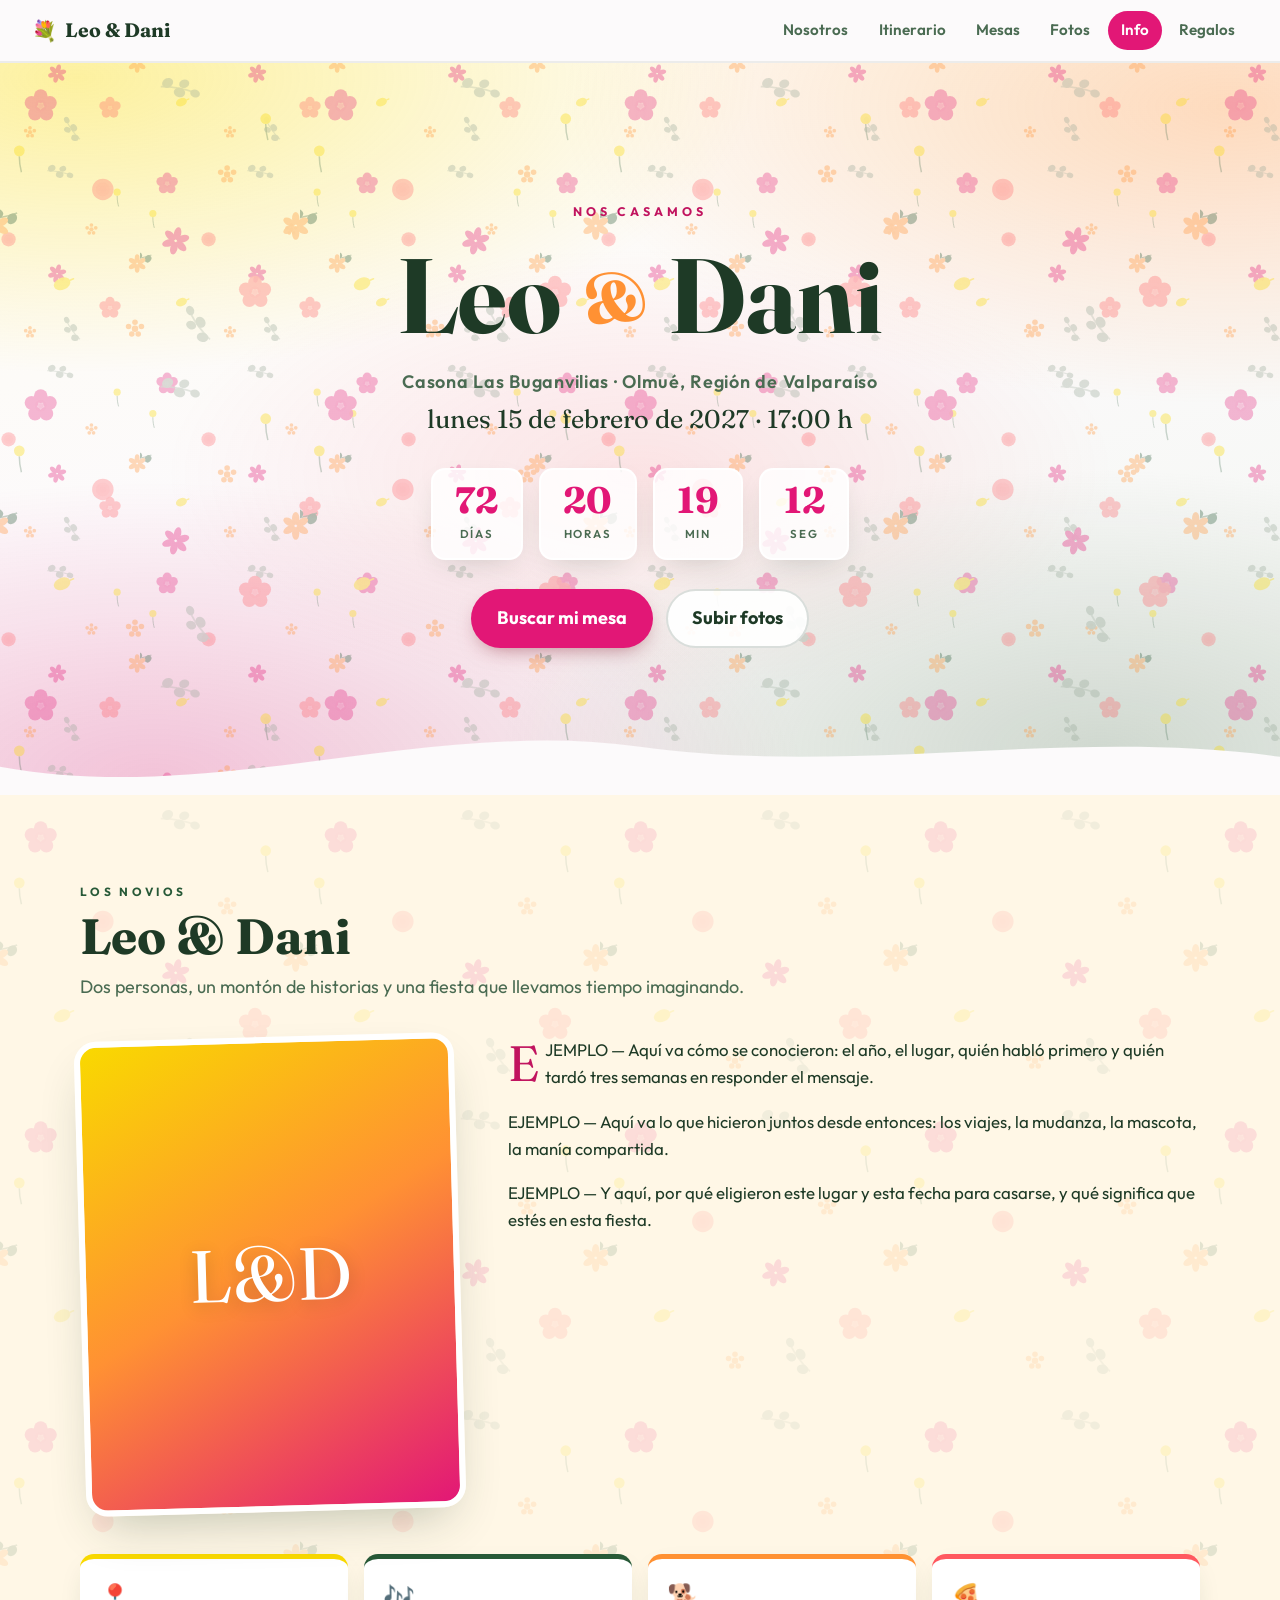
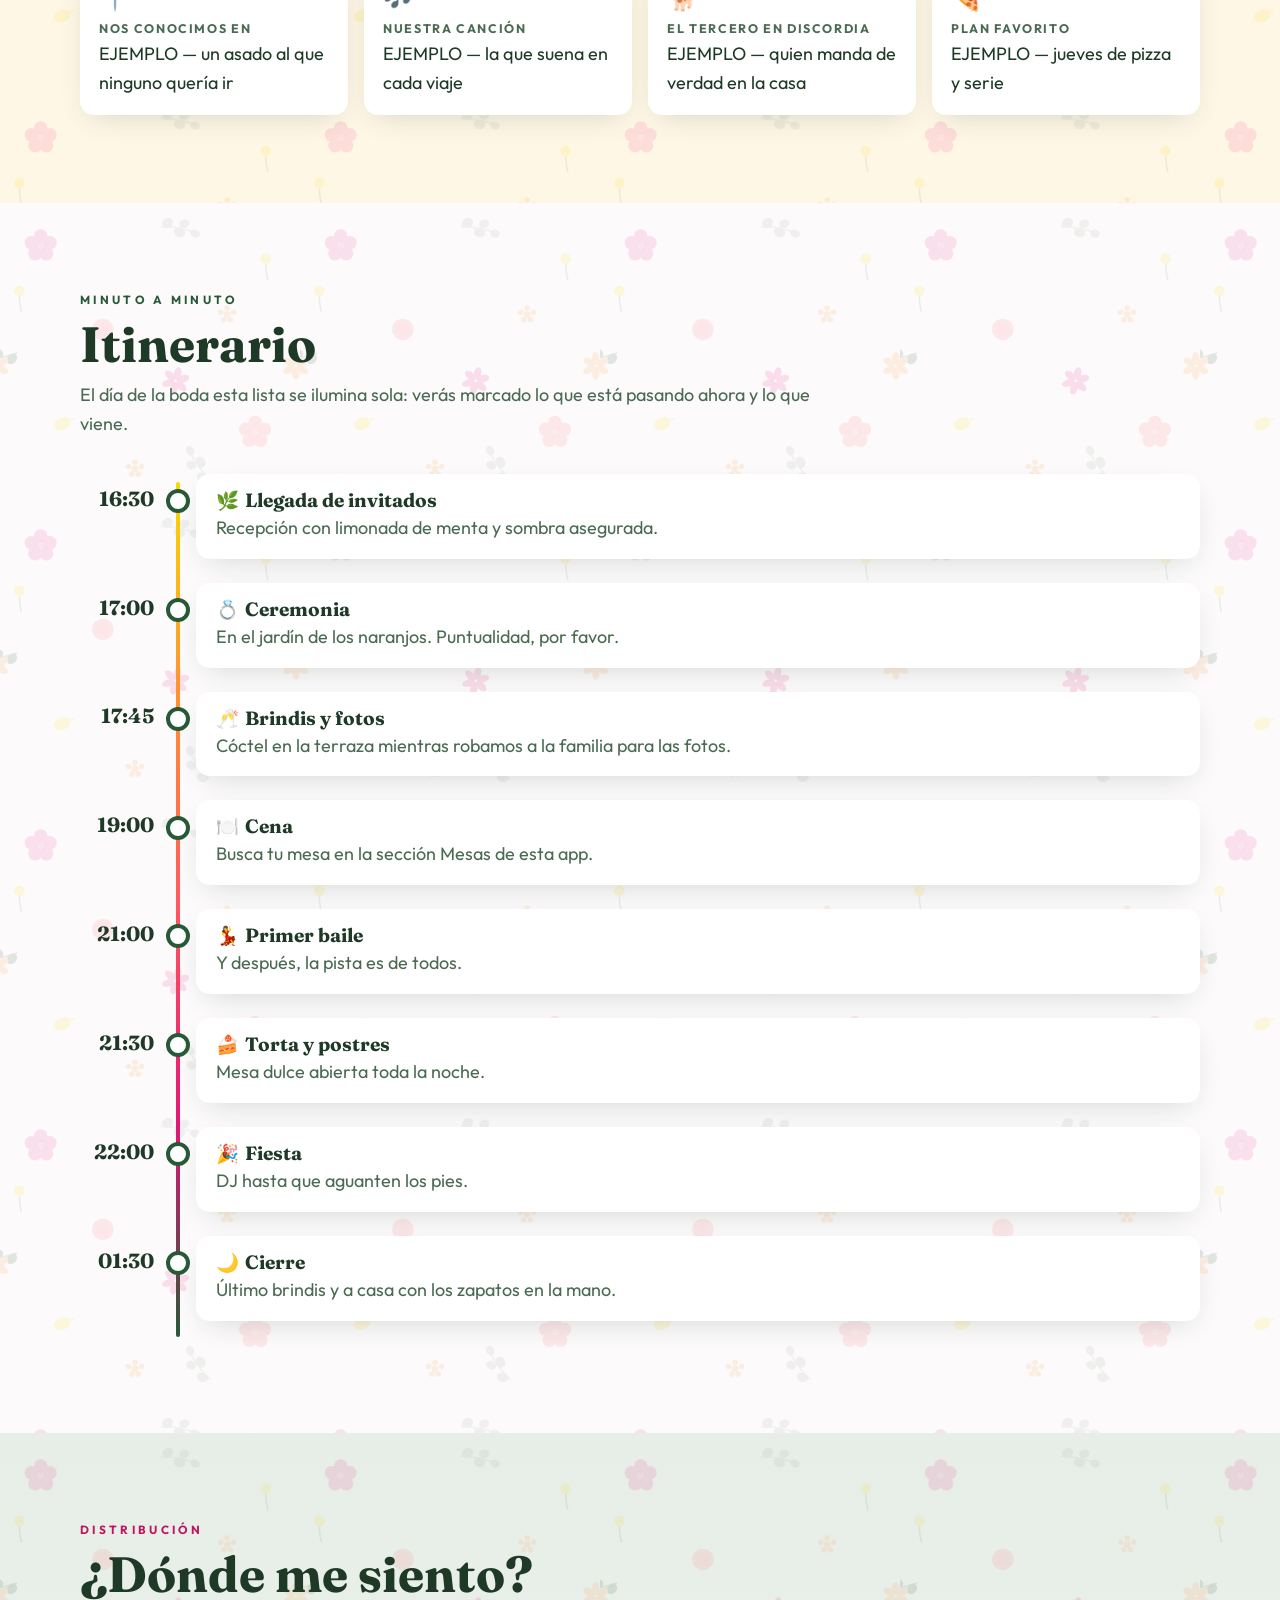
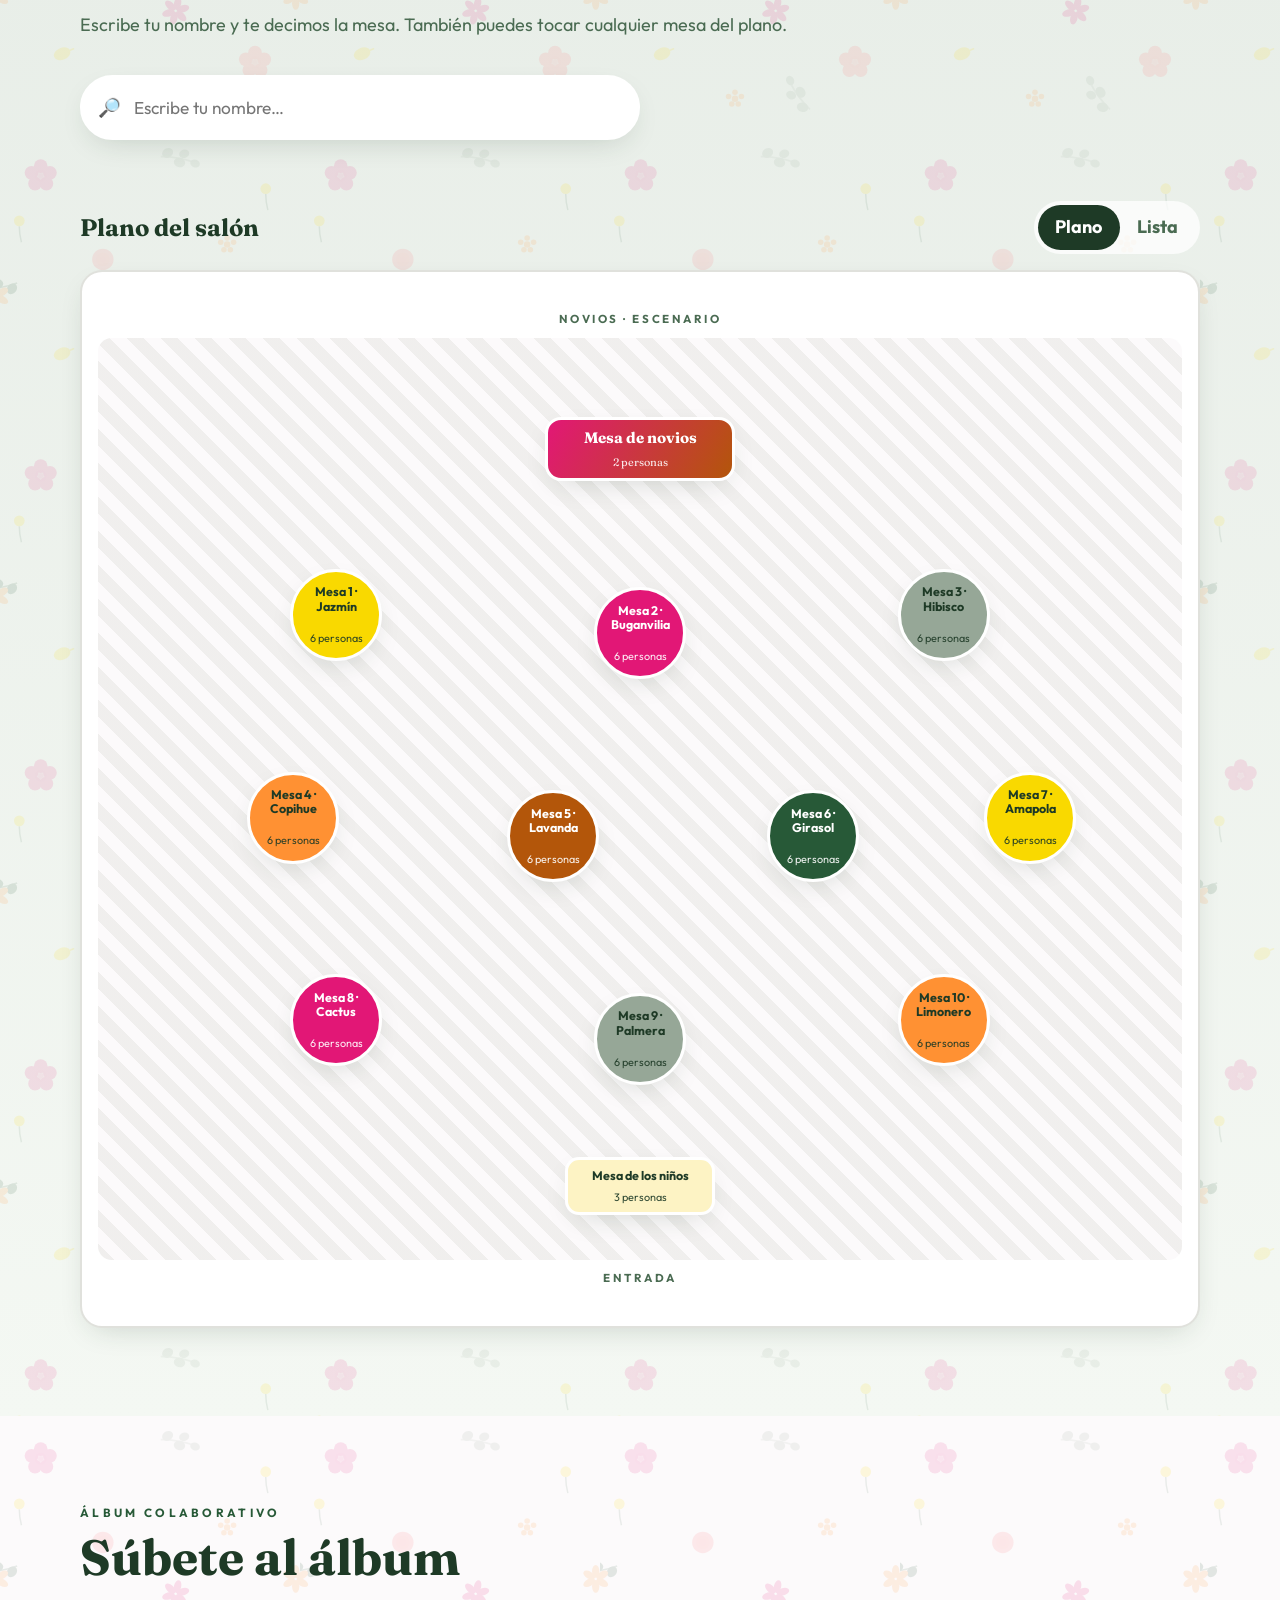
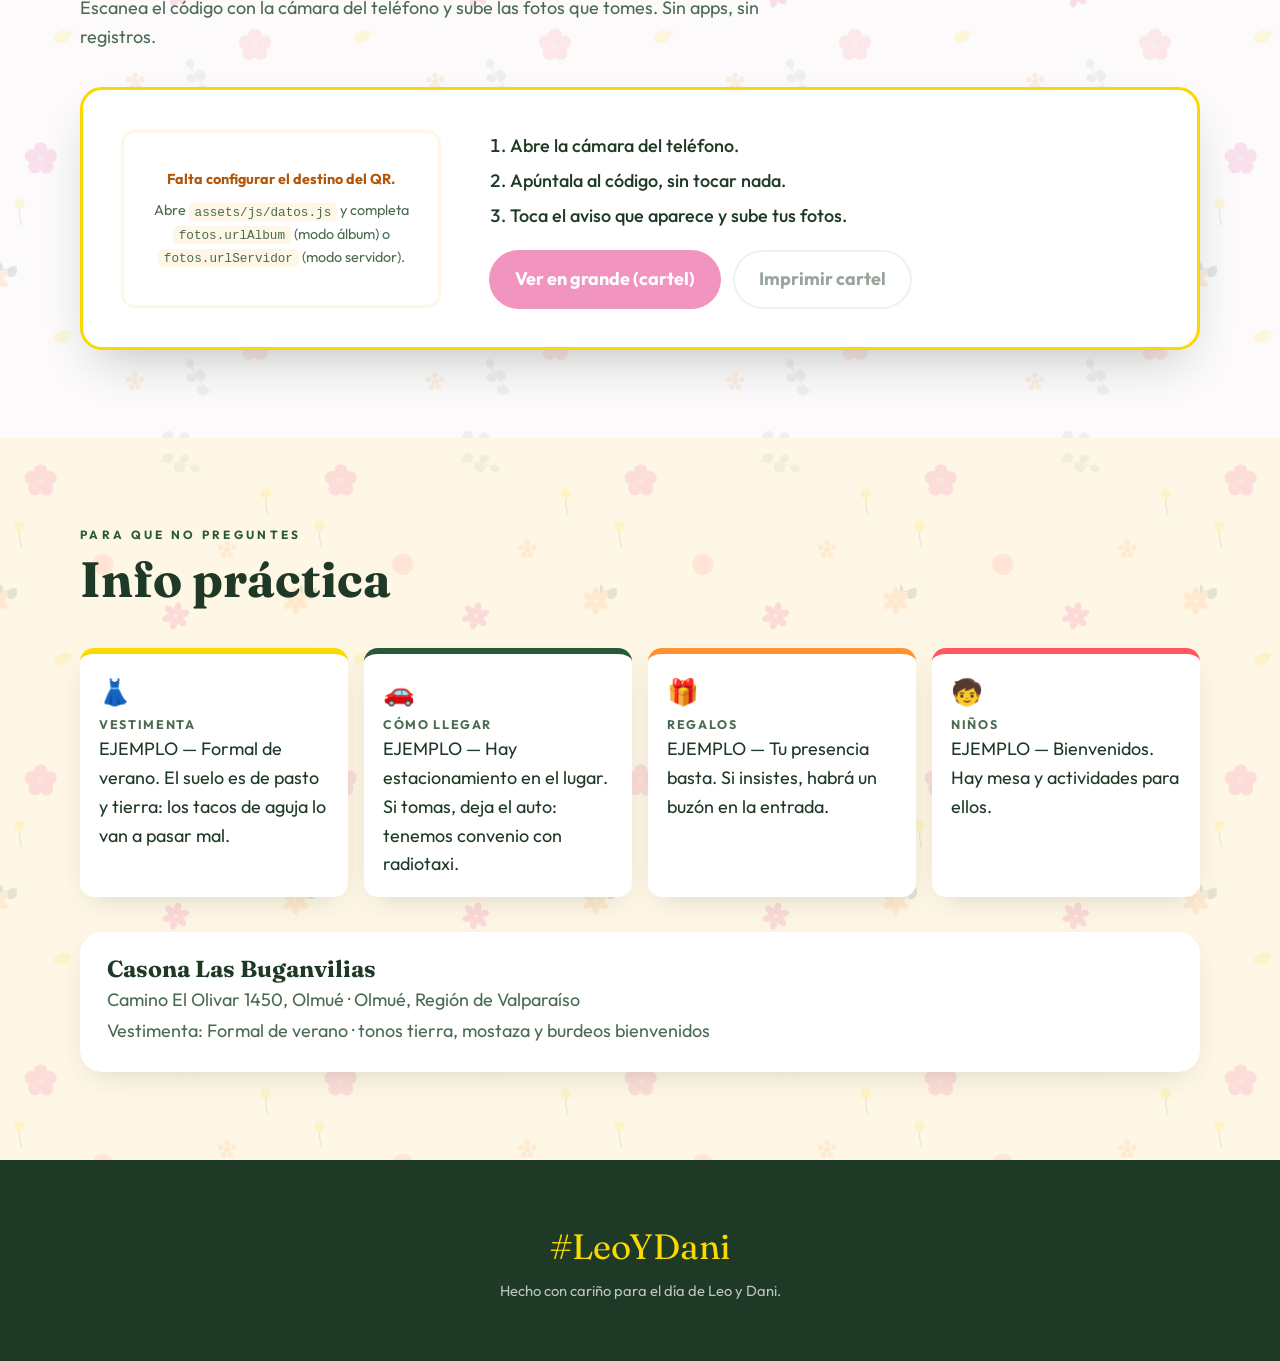
<file: index.html>
<!DOCTYPE html>
<html lang="es">
<head>
<meta charset="utf-8">
<meta name="viewport" content="width=device-width, initial-scale=1, viewport-fit=cover">
<title>Leo &amp; Dani · Nuestra boda</title>
<meta name="description" content="Itinerario, mesas, fotos y todo lo que necesitas saber para la boda de Leo y Dani.">
<meta name="theme-color" content="#E21776">
<link rel="manifest" href="manifest.webmanifest">
<link rel="icon" href="assets/img/icono.svg" type="image/svg+xml">
<link rel="preconnect" href="https://fonts.googleapis.com">
<link rel="preconnect" href="https://fonts.gstatic.com" crossorigin>
<link rel="stylesheet" href="https://fonts.googleapis.com/css2?family=Fraunces:opsz,wght@9..144,500;9..144,700&family=Outfit:wght@300;400;600;700&display=swap">
<link rel="stylesheet" href="assets/css/estilo.css">
</head>
<body>

<a class="saltar" href="#contenido">Saltar al contenido</a>

<header class="barra" id="barra">
  <a class="barra__marca" href="#portada">
    <span class="barra__anillos" aria-hidden="true">💐</span>
    <span id="marca-nombres">Leo &amp; Dani</span>
  </a>
  <nav class="barra__nav" aria-label="Secciones">
    <a href="#nosotros">Nosotros</a>
    <a href="#itinerario">Itinerario</a>
    <a href="#mesas">Mesas</a>
    <a href="#fotos">Fotos</a>
    <a href="#info">Info</a>
    <a href="regalos.html">Regalos</a>
  </nav>
  <button class="barra__menu" id="btn-menu" aria-expanded="false" aria-controls="menu-movil">
    <span class="sr">Abrir menú</span>
    <svg viewBox="0 0 24 24" aria-hidden="true"><path d="M3 6h18M3 12h18M3 18h18"/></svg>
  </button>
</header>

<div class="menu-movil" id="menu-movil" hidden>
  <a href="#nosotros">Nosotros</a>
  <a href="#itinerario">Itinerario</a>
  <a href="#mesas">Mesas</a>
  <a href="#fotos">Fotos</a>
  <a href="#info">Info</a>
  <a href="regalos.html">Regalos</a>
</div>

<main id="contenido">

  <!-- ============================================================ PORTADA -->
  <section class="portada" id="portada">
    <div class="portada__confeti" aria-hidden="true"></div>
    <div class="portada__caja">
      <p class="portada__antetitulo" id="portada-fecha-corta">Nos casamos</p>
      <h1 class="portada__nombres">
        <span id="portada-novio">Leo</span>
        <span class="portada__amperson" aria-hidden="true">&amp;</span>
        <span id="portada-novia">Dani</span>
      </h1>
      <p class="portada__lugar"><span id="portada-lugar"></span></p>
      <p class="portada__fecha" id="portada-fecha"></p>

      <div class="cuenta" id="cuenta" aria-live="polite">
        <div class="cuenta__bloque"><strong id="c-dias">—</strong><span>días</span></div>
        <div class="cuenta__bloque"><strong id="c-horas">—</strong><span>horas</span></div>
        <div class="cuenta__bloque"><strong id="c-min">—</strong><span>min</span></div>
        <div class="cuenta__bloque"><strong id="c-seg">—</strong><span>seg</span></div>
      </div>
      <p class="cuenta__hoy" id="cuenta-hoy" hidden></p>

      <div class="portada__acciones">
        <a class="boton boton--primario" href="#mesas">Buscar mi mesa</a>
        <a class="boton boton--claro" href="#fotos">Subir fotos</a>
      </div>
    </div>
    <div class="portada__ola" aria-hidden="true">
      <svg viewBox="0 0 1440 90" preserveAspectRatio="none"><path d="M0 60 C 240 100, 480 10, 720 40 C 960 70, 1200 20, 1440 50 L1440 90 L0 90 Z"/></svg>
    </div>
  </section>

  <!-- =========================================================== NOSOTROS -->
  <section class="seccion seccion--crema" id="nosotros">
    <div class="envoltorio">
      <p class="seccion__kicker">Los novios</p>
      <h2 class="seccion__titulo" id="nosotros-titulo">Leo &amp; Dani</h2>
      <p class="seccion__bajada" id="nosotros-bajada"></p>

      <div class="nosotros">
        <div class="nosotros__foto" id="nosotros-foto">
          <div class="nosotros__iniciales" id="nosotros-iniciales" aria-hidden="true">L&amp;D</div>
        </div>
        <div class="nosotros__texto" id="nosotros-parrafos"></div>
      </div>

      <ul class="fichas" id="nosotros-fichas"></ul>
    </div>
  </section>

  <!-- ========================================================= ITINERARIO -->
  <section class="seccion" id="itinerario">
    <div class="envoltorio">
      <p class="seccion__kicker">Minuto a minuto</p>
      <h2 class="seccion__titulo">Itinerario</h2>
      <p class="seccion__bajada">El día de la boda esta lista se ilumina sola: verás marcado lo que está pasando ahora y lo que viene.</p>

      <div class="aviso-vivo" id="aviso-vivo" hidden>
        <span class="punto" aria-hidden="true"></span>
        <span id="aviso-vivo-texto"></span>
      </div>

      <ol class="linea" id="linea-tiempo"></ol>
    </div>
  </section>

  <!-- ============================================================== MESAS -->
  <section class="seccion seccion--salvia" id="mesas">
    <div class="envoltorio">
      <p class="seccion__kicker">Distribución</p>
      <h2 class="seccion__titulo">¿Dónde me siento?</h2>
      <p class="seccion__bajada">Escribe tu nombre y te decimos la mesa. También puedes tocar cualquier mesa del plano.</p>

      <form class="buscador" id="buscador" role="search" autocomplete="off">
        <label class="sr" for="busqueda">Buscar tu nombre</label>
        <input id="busqueda" type="search" placeholder="Escribe tu nombre…" enterkeyhint="search">
        <button type="button" class="buscador__limpiar" id="limpiar" hidden aria-label="Limpiar búsqueda">×</button>
      </form>

      <div class="resultados" id="resultados" aria-live="polite"></div>

      <div class="mesas-vista">
        <div class="mesas-vista__cabecera">
          <h3>Plano del salón</h3>
          <div class="conmutador" role="group" aria-label="Forma de ver las mesas">
            <button type="button" id="ver-plano" class="es-activo" aria-pressed="true">Plano</button>
            <button type="button" id="ver-lista" aria-pressed="false">Lista</button>
          </div>
        </div>

        <div class="plano" id="plano">
          <p class="plano__escenario">Novios · escenario</p>
          <div class="plano__lienzo" id="plano-lienzo"></div>
          <p class="plano__entrada">Entrada</p>
        </div>

        <div class="lista-mesas" id="lista-mesas" hidden></div>
      </div>
    </div>
  </section>

  <!-- ============================================================== FOTOS -->
  <section class="seccion" id="fotos">
    <div class="envoltorio">
      <p class="seccion__kicker">Álbum colaborativo</p>
      <h2 class="seccion__titulo" id="fotos-titulo">Súbete al álbum</h2>
      <p class="seccion__bajada" id="fotos-mensaje"></p>

      <div class="qr-panel" id="qr-panel">
        <div class="qr-panel__codigo" id="qr-contenedor">
          <div class="qr-panel__pendiente" id="qr-pendiente">
            <strong>Falta configurar el destino del QR.</strong>
            <span>Abre <code>assets/js/datos.js</code> y completa <code>fotos.urlAlbum</code>
              (modo álbum) o <code>fotos.urlServidor</code> (modo servidor).</span>
          </div>
        </div>
        <div class="qr-panel__texto">
          <ol class="pasos">
            <li>Abre la cámara del teléfono.</li>
            <li>Apúntala al código, sin tocar nada.</li>
            <li>Toca el aviso que aparece y sube tus fotos.</li>
          </ol>
          <p class="qr-panel__enlace">
            ¿No funciona la cámara? Entra a
            <a id="qr-enlace" href="#">este enlace</a>.
          </p>
          <div class="qr-panel__acciones">
            <button type="button" class="boton boton--primario" id="btn-cartel">Ver en grande (cartel)</button>
            <button type="button" class="boton boton--claro" id="btn-imprimir">Imprimir cartel</button>
          </div>
        </div>
      </div>

      <div class="mural" id="mural" hidden>
        <h3>Lo que han subido</h3>
        <div class="mural__rejilla" id="mural-rejilla"></div>
      </div>
    </div>
  </section>

  <!-- =============================================================== INFO -->
  <section class="seccion seccion--crema" id="info">
    <div class="envoltorio">
      <p class="seccion__kicker">Para que no preguntes</p>
      <h2 class="seccion__titulo">Info práctica</h2>
      <ul class="fichas fichas--info" id="info-fichas"></ul>

      <div class="lugar" id="lugar-bloque">
        <div>
          <h3 id="lugar-nombre"></h3>
          <p id="lugar-direccion"></p>
          <p id="lugar-vestimenta"></p>
        </div>
        <a class="boton boton--primario" id="lugar-mapa" href="#" hidden>Abrir en el mapa</a>
      </div>
    </div>
  </section>

</main>

<footer class="pie">
  <p id="pie-hashtag"></p>
  <p class="pie__fino">Hecho con cariño para el día de <span id="pie-nombres">Leo y Dani</span>.</p>
</footer>

<!-- Cartel a pantalla completa con el QR, para proyectar o dejar en una mesa -->
<div class="cartel" id="cartel" hidden>
  <button class="cartel__cerrar" id="cartel-cerrar" aria-label="Cerrar cartel">×</button>
  <div class="cartel__contenido">
    <p class="cartel__kicker" id="cartel-kicker">#LeoYDani</p>
    <h2 class="cartel__titulo" id="cartel-titulo">Súbete al álbum</h2>
    <div class="cartel__qr" id="cartel-qr"></div>
    <p class="cartel__pie" id="cartel-pie"></p>
    <p class="cartel__url" id="cartel-url"></p>
  </div>
</div>

<script src="assets/js/datos.js"></script>
<script src="assets/js/qr.js"></script>
<script src="assets/js/app.js"></script>
</body>
</html>
</file>
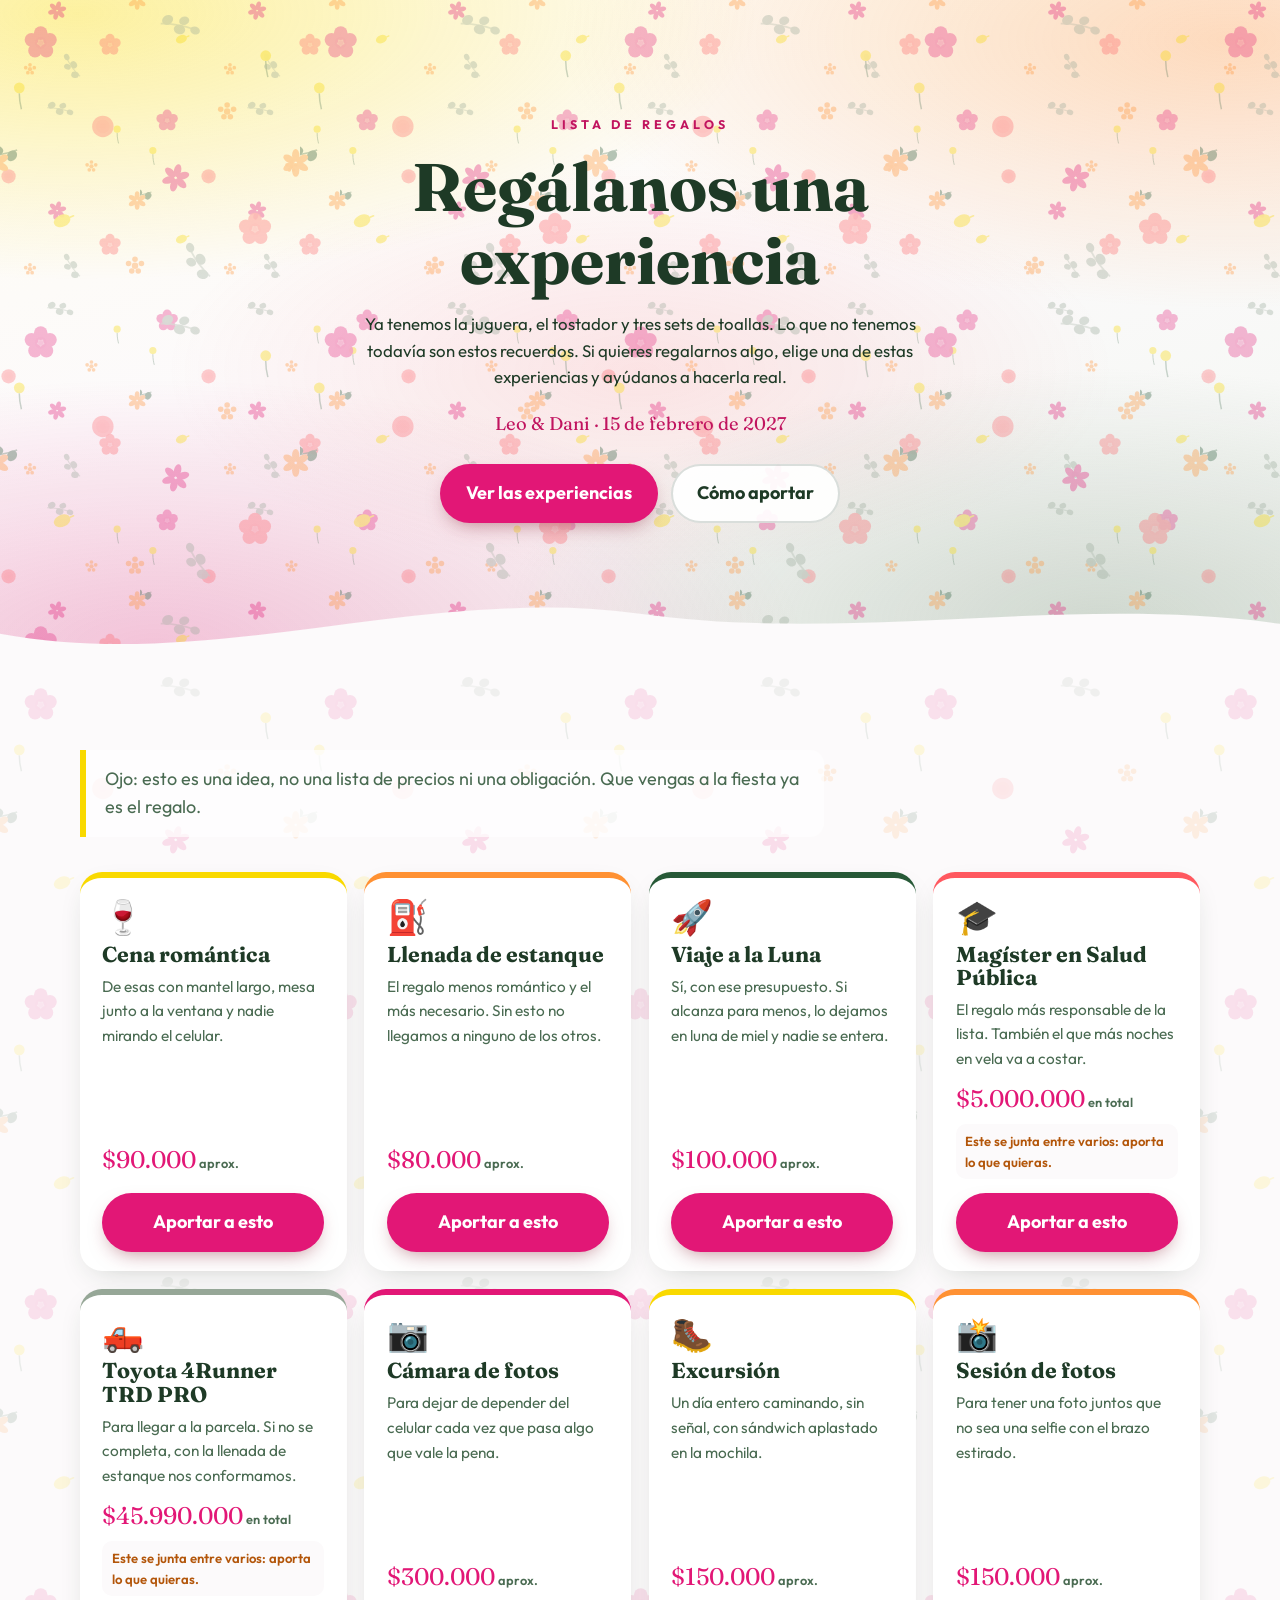
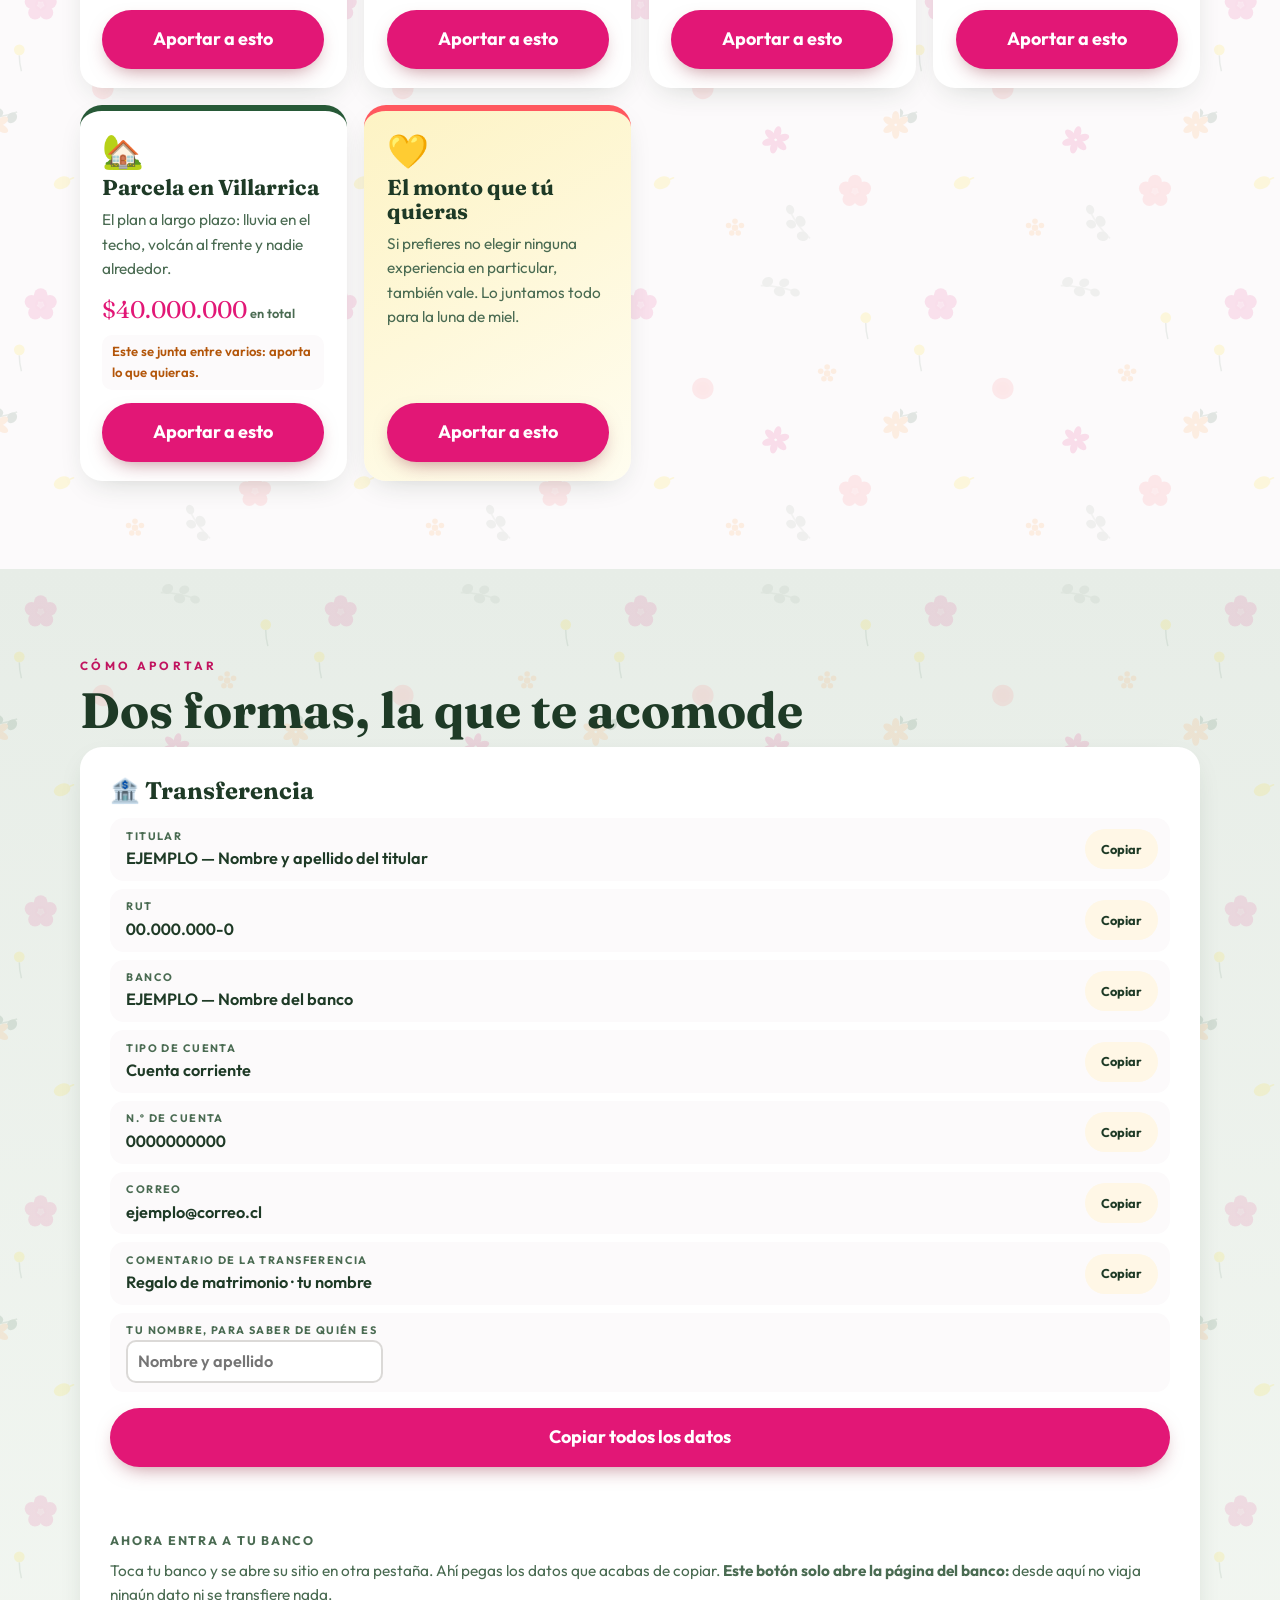
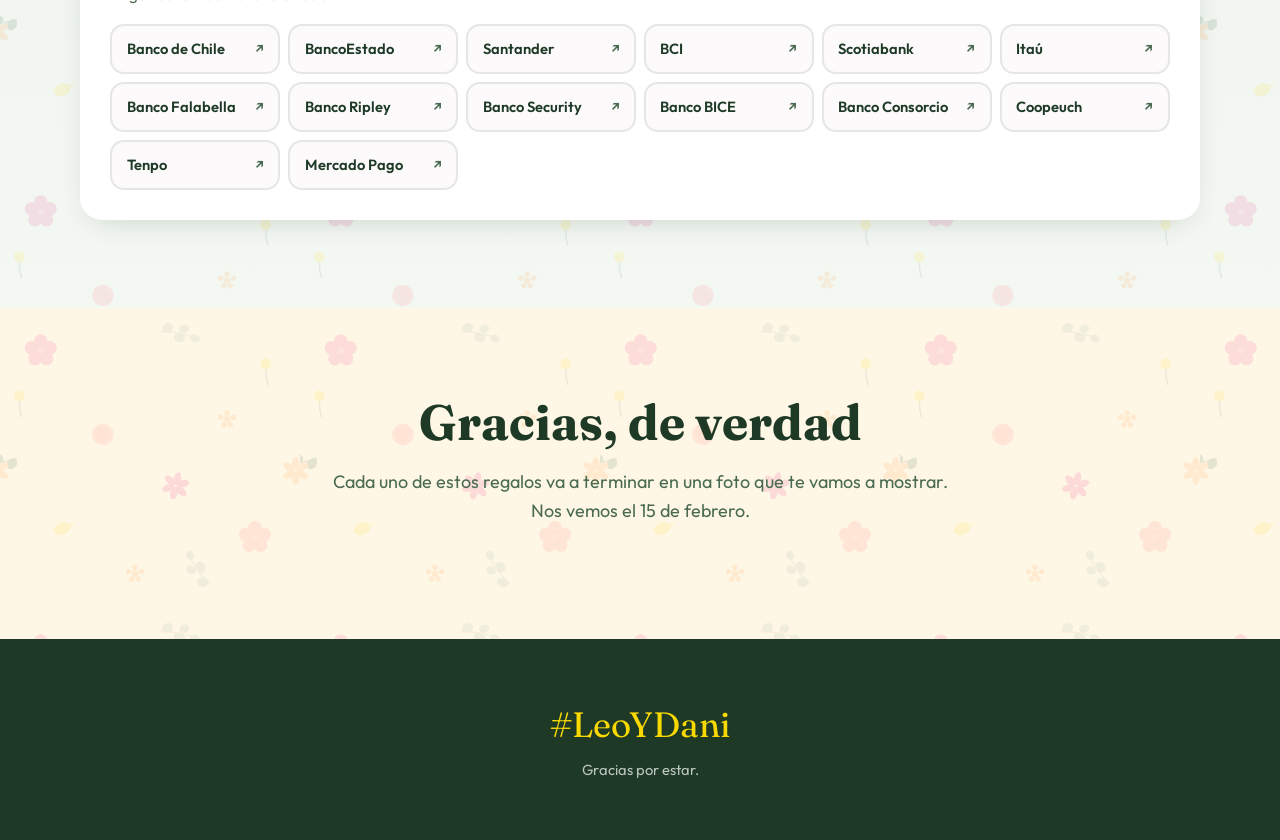
<file: regalos.html>
<!DOCTYPE html>
<html lang="es">
<head>
<meta charset="utf-8">
<meta name="viewport" content="width=device-width, initial-scale=1, viewport-fit=cover">
<title>Leo &amp; Dani · Lista de regalos</title>
<meta name="description" content="Regálanos una experiencia: cena romántica, viaje al sur, la llenada del estanque y más.">
<meta name="theme-color" content="#E21776">
<link rel="icon" href="assets/img/icono.svg" type="image/svg+xml">
<link rel="preconnect" href="https://fonts.googleapis.com">
<link rel="preconnect" href="https://fonts.gstatic.com" crossorigin>
<link rel="stylesheet" href="https://fonts.googleapis.com/css2?family=Fraunces:opsz,wght@9..144,500;9..144,700&family=Outfit:wght@300;400;600;700&display=swap">
<link rel="stylesheet" href="assets/css/estilo.css">
<link rel="stylesheet" href="assets/css/regalos.css">
</head>
<body class="pagina-regalos">

<a class="saltar" href="#lista">Saltar a la lista</a>

<header class="portada portada--regalos">
  <div class="portada__confeti" aria-hidden="true"></div>
  <div class="portada__caja">
    <p class="portada__antetitulo" id="r-kicker">Lista de regalos</p>
    <h1 class="regalos__titulo" id="r-titulo">Regálanos una experiencia</h1>
    <p class="regalos__bajada" id="r-bajada"></p>
    <p class="regalos__nombres" id="r-nombres"></p>
    <div class="portada__acciones">
      <a class="boton boton--primario" href="#lista">Ver las experiencias</a>
      <a class="boton boton--claro" href="#aportar">Cómo aportar</a>
    </div>
  </div>
  <div class="portada__ola" aria-hidden="true">
    <svg viewBox="0 0 1440 90" preserveAspectRatio="none"><path d="M0 60 C 240 100, 480 10, 720 40 C 960 70, 1200 20, 1440 50 L1440 90 L0 90 Z"/></svg>
  </div>
</header>

<main>

  <!-- ====================================================== EXPERIENCIAS -->
  <section class="seccion" id="lista">
    <div class="envoltorio">
      <h2 class="sr">Experiencias</h2>
      <p class="regalos__nota" id="r-nota"></p>
      <ul class="regalos" id="r-lista"></ul>
    </div>
  </section>

  <!-- =========================================================== APORTAR -->
  <section class="seccion seccion--salvia" id="aportar">
    <div class="envoltorio">
      <p class="seccion__kicker">Cómo aportar</p>
      <h2 class="seccion__titulo">Dos formas, la que te acomode</h2>

      <p class="elegido" id="r-elegido" hidden>
        Estás aportando a <strong id="r-elegido-nombre"></strong>.
        <button type="button" class="elegido__quitar" id="r-elegido-quitar">cambiar</button>
      </p>

      <div class="formas">

        <!-- ------------------------------------------------ transferencia -->
        <article class="forma">
          <h3 class="forma__titulo"><span aria-hidden="true">🏦</span> Transferencia</h3>

          <div id="r-datos-publicos">
            <dl class="datos" id="r-datos"></dl>
            <div class="datos__acciones">
              <button type="button" class="boton boton--primario" id="r-copiar-todo">Copiar todos los datos</button>
            </div>
            <p class="aviso-copia" id="r-aviso" role="status" aria-live="polite"></p>

            <h4 class="forma__sub">Ahora entra a tu banco</h4>
            <p class="forma__texto">
              Toca tu banco y se abre su sitio en otra pestaña. Ahí pegas los datos que
              acabas de copiar. <strong>Este botón solo abre la página del banco:</strong>
              desde aquí no viaja ningún dato ni se transfiere nada.
            </p>
            <div class="bancos" id="r-bancos"></div>
          </div>

          <div id="r-datos-privados" hidden>
            <p class="forma__texto" id="r-contacto"></p>
          </div>
        </article>

        <!-- -------------------------------------------------- con tarjeta -->
        <article class="forma" id="r-forma-tarjeta" hidden>
          <h3 class="forma__titulo"><span aria-hidden="true">💳</span> Con tarjeta</h3>
          <p class="forma__texto" id="r-tarjeta-nota"></p>
          <p class="forma__texto forma__texto--fino" id="r-tarjeta-proveedor"></p>
          <a class="boton boton--primario" id="r-tarjeta-boton" href="#" target="_blank" rel="noopener">Pagar con tarjeta</a>
        </article>

      </div>
    </div>
  </section>

  <!-- ============================================================ CIERRE -->
  <section class="seccion seccion--cierre">
    <div class="envoltorio cierre">
      <h2 class="seccion__titulo" id="r-cierre-titulo"></h2>
      <p id="r-cierre-texto"></p>
      <p class="cierre__volver"><a id="r-volver" href="#" hidden>← Volver a la boda</a></p>
    </div>
  </section>

</main>

<footer class="pie">
  <p id="r-pie-hashtag"></p>
  <p class="pie__fino">Gracias por estar.</p>
</footer>

<script src="assets/js/regalos-datos.js"></script>
<script src="assets/js/regalos.js"></script>
</body>
</html>
</file>
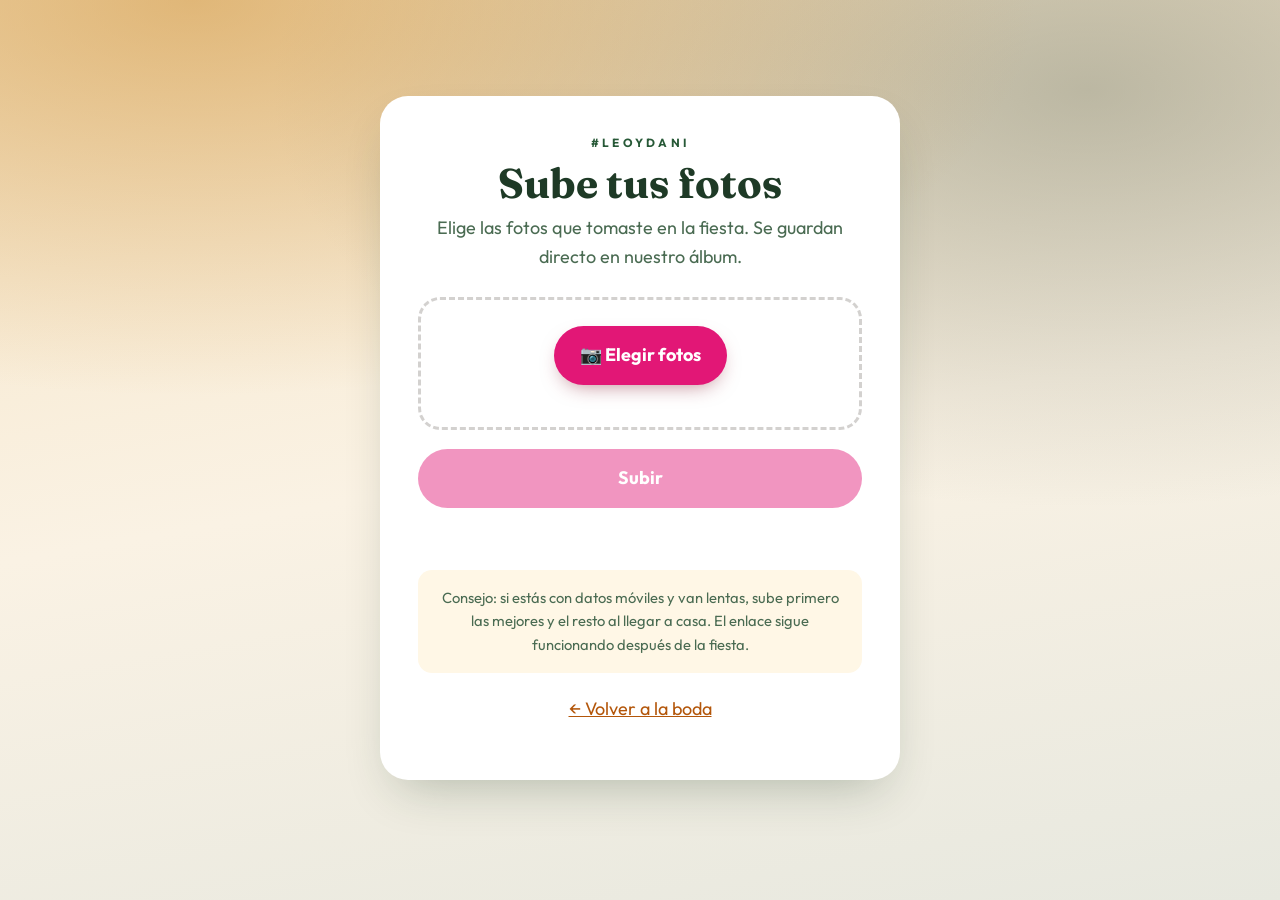
<file: subir.html>
<!DOCTYPE html>
<html lang="es">
<head>
<meta charset="utf-8">
<meta name="viewport" content="width=device-width, initial-scale=1, viewport-fit=cover">
<title>Subir fotos · Leo &amp; Dani</title>
<meta name="theme-color" content="#E21776">
<link rel="icon" href="assets/img/icono.svg" type="image/svg+xml">
<link rel="stylesheet" href="https://fonts.googleapis.com/css2?family=Fraunces:opsz,wght@9..144,700&family=Outfit:wght@400;600;700&display=swap">
<link rel="stylesheet" href="assets/css/estilo.css">
<style>
  .subir { min-height: 100dvh; display: grid; place-items: center; padding: 1.5rem 1.25rem 3rem;
    background: radial-gradient(120% 80% at 15% 0%, rgba(206,145,56,.55), transparent 55%),
                radial-gradient(110% 80% at 85% 10%, rgba(138,141,122,.55), transparent 58%),
                linear-gradient(170deg, #f6e4c4, #faf2e4 50%, #e7e8df); }
  .subir__caja { background: #fff; border-radius: 28px; padding: clamp(1.4rem, 5vw, 2.4rem);
    box-shadow: var(--sombra-alta); max-width: 520px; width: 100%; text-align: center; }
  .subir__caja h1 { font-size: clamp(1.8rem, 7vw, 2.6rem); margin-bottom: .5rem; }
  .subir__caja p.intro { color: var(--tinta-2); margin: 0 0 1.6rem; }
  .zona { border: 3px dashed rgba(58,46,38,.22); border-radius: var(--radio); padding: 1.6rem 1rem;
    margin-bottom: 1.2rem; }
  .zona input[type=file] { display: none; }
  .previas { display: grid; grid-template-columns: repeat(auto-fill, minmax(84px, 1fr)); gap: .5rem;
    margin: 1rem 0 0; }
  .previas figure { margin: 0; position: relative; }
  .previas img { width: 100%; aspect-ratio: 1; object-fit: cover; border-radius: 12px; border: 3px solid #fff;
    box-shadow: var(--sombra); }
  .previas figcaption { position: absolute; inset: auto 0 0 0; font-size: .62rem; font-weight: 700;
    background: rgba(58,46,38,.75); color: #fff; border-radius: 0 0 9px 9px; padding: .12rem; }
  .previas .ok figcaption { background: var(--turquesa); }
  .previas .error figcaption { background: var(--coral); }
  .estado { font-weight: 700; margin: 1rem 0 0; min-height: 1.5em; }
  .barra-progreso { height: 10px; border-radius: 999px; background: var(--crema-2); overflow: hidden; margin-top: .8rem; }
  .barra-progreso span { display: block; height: 100%; width: 0; background: linear-gradient(90deg, var(--mango), var(--coral)); transition: width .25s; }
  .aviso { background: var(--crema-2); border-radius: var(--radio-s); padding: 1rem; color: var(--tinta-2);
    font-size: .92rem; margin-top: 1.2rem; }
</style>
</head>
<body>
<div class="subir">
  <div class="subir__caja">
    <p class="seccion__kicker" id="hashtag">#LeoYDani</p>
    <h1>Sube tus fotos</h1>
    <p class="intro">Elige las fotos que tomaste en la fiesta. Se guardan directo en nuestro álbum.</p>

    <div class="zona">
      <label class="boton boton--primario" for="archivos">📷 Elegir fotos</label>
      <input id="archivos" type="file" accept="image/*,video/*" multiple>
      <div class="previas" id="previas"></div>
    </div>

    <button class="boton boton--primario" id="enviar" style="width:100%" disabled>Subir</button>
    <div class="barra-progreso" hidden id="progreso"><span id="progreso-barra"></span></div>
    <p class="estado" id="estado"></p>

    <div class="aviso" id="aviso">
      Consejo: si estás con datos móviles y van lentas, sube primero las mejores y el resto al llegar a casa.
      El enlace sigue funcionando después de la fiesta.
    </div>

    <p style="margin-top:1.4rem"><a href="index.html">← Volver a la boda</a></p>
  </div>
</div>

<script src="assets/js/datos.js"></script>
<script>
(function () {
  "use strict";
  var D = window.DATOS || {};
  var f = D.fotos || {};
  if (D.evento && D.evento.hashtag) document.getElementById("hashtag").textContent = D.evento.hashtag;

  // Dónde mandar las fotos. Si esta página la sirve el propio servidor de
  // fotos, basta con la ruta relativa.
  var base = (f.urlServidor || "").replace(/\/+$/, "");
  var endpoint = (base || "") + "/api/fotos";

  var input = document.getElementById("archivos");
  var previas = document.getElementById("previas");
  var enviar = document.getElementById("enviar");
  var estado = document.getElementById("estado");
  var progreso = document.getElementById("progreso");
  var barra = document.getElementById("progreso-barra");
  var seleccion = [];

  input.addEventListener("change", function () {
    seleccion = Array.prototype.slice.call(input.files);
    previas.innerHTML = "";
    seleccion.forEach(function (archivo, i) {
      var fig = document.createElement("figure");
      fig.dataset.indice = String(i);
      var img = new Image();
      img.alt = archivo.name;
      if (archivo.type.indexOf("image/") === 0) {
        img.src = URL.createObjectURL(archivo);
        img.addEventListener("load", function () { URL.revokeObjectURL(img.src); });
      }
      fig.appendChild(img);
      var cap = document.createElement("figcaption");
      cap.textContent = "en espera";
      fig.appendChild(cap);
      previas.appendChild(fig);
    });
    enviar.disabled = seleccion.length === 0;
    estado.textContent = seleccion.length
      ? seleccion.length + (seleccion.length === 1 ? " archivo listo" : " archivos listos")
      : "";
  });

  enviar.addEventListener("click", function () {
    if (!seleccion.length) return;
    enviar.disabled = true;
    progreso.hidden = false;
    var subidas = 0, fallidas = 0;

    function marcar(i, clase, texto) {
      var fig = previas.querySelector('figure[data-indice="' + i + '"]');
      if (!fig) return;
      fig.className = clase;
      fig.querySelector("figcaption").textContent = texto;
    }

    function siguiente(i) {
      if (i >= seleccion.length) {
        estado.textContent = fallidas
          ? "Subidas " + subidas + ", fallaron " + fallidas + ". Vuelve a intentarlo con las que fallaron."
          : "¡Listo! Gracias por las " + subidas + (subidas === 1 ? " foto" : " fotos") + " 💛";
        enviar.disabled = false;
        return;
      }
      marcar(i, "", "subiendo…");
      var datos = new FormData();
      datos.append("foto", seleccion[i], seleccion[i].name);

      fetch(endpoint, { method: "POST", body: datos })
        .then(function (r) {
          if (!r.ok) throw new Error("HTTP " + r.status);
          subidas++;
          marcar(i, "ok", "✓ subida");
        })
        .catch(function () {
          fallidas++;
          marcar(i, "error", "✗ error");
        })
        .then(function () {
          barra.style.width = Math.round(((i + 1) / seleccion.length) * 100) + "%";
          siguiente(i + 1);
        });
    }
    siguiente(0);
  });
})();
</script>
</body>
</html>
</file>
<file: assets/css/estilo.css>
/* ===========================================================================
   Leo & Dani — paleta "Tropical + Bright" sobre fondo claro.

   Los seis colores vienen escritos en la lámina de la paleta y los confirmé
   muestreando el pixel de cada barra (las diferencias de 1-3 unidades entre lo
   declarado y lo muestreado son compresión del JPEG, así que mando lo declarado):
     fucsia   #E21776 (Pantone 213 C)   ·  coral    #FF585F (178 C)
     naranja  #FF9133 (1495 C)          ·  amarillo #F9D900 (107 C)
     salvia   #96A797 (5635 C)          ·  bosque   #275937 (357 C)
   Fondo de la lámina: #FCFAFB.

   Reglas de contraste, medidas y no estimadas:
     · El coral no llega a 4.5:1 ni con texto blanco (3.08) ni con texto oscuro
       (4.04), así que se usa SOLO como adorno: filos, bordes y flores. Nunca
       como fondo de un texto.
     · El fucsia sobre fondo claro da 4.38: sirve para cifras y títulos grandes,
       pero para texto chico se usa --fucsia-osc (#C1145F, 5.72).
     · El naranja puro solo lleva texto oscuro (5.54). Para fondo con texto
       blanco va --naranja-osc (#B3560A, 4.94), que además es legible sobre el
       fondo claro (4.75) y por eso se usa en los enlaces.
   =========================================================================== */

:root {
  /* Los seis de la paleta */
  --fucsia:        #E21776;
  --fucsia-osc:    #C1145F;   /* para texto chico sobre fondo claro */
  --coral:         #FF585F;   /* solo adorno, ver nota de contraste */
  --naranja:       #FF9133;
  --naranja-osc:   #B3560A;   /* para texto y para fondo con texto blanco */
  --amarillo:      #F9D900;
  --amarillo-claro:#FDF3C4;
  --salvia:        #96A797;
  --salvia-osc:    #7A8C7B;
  --bosque:        #275937;

  /* Neutros claros derivados */
  --crema:         #FCFAFB;   /* el fondo de la lámina */
  --crema-2:       #FFF7E6;   /* cítrico muy pálido */
  --salvia-palido: #EFF3EF;
  --tinta:         #1E3A26;   /* verde casi negro, 11.97 sobre el fondo */
  --tinta-2:       #4A6B52;   /* 5.75 sobre el fondo */
  --blanco:        #ffffff;

  --sombra:     0 10px 30px -12px rgba(30, 58, 38, .22);
  --sombra-alta:0 22px 50px -18px rgba(30, 58, 38, .3);
  --radio:      22px;
  --radio-s:    14px;

  --display: "Fraunces", "Iowan Old Style", Georgia, "Times New Roman", serif;
  --cuerpo:  "Outfit", ui-sans-serif, system-ui, -apple-system, "Segoe UI", Roboto, sans-serif;

  color-scheme: light;
}

*, *::before, *::after { box-sizing: border-box; }

/* Varios bloques de esta hoja usan display:grid/flex, que por especificidad
   ganaría al display:none que el navegador aplica a [hidden]. Sin esta regla
   el cartel del QR se quedaría encima de la página tapándolo todo. */
[hidden] { display: none !important; }

html { scroll-behavior: smooth; scroll-padding-top: 82px; }

body {
  margin: 0;
  font-family: var(--cuerpo);
  font-size: clamp(16px, 1.05vw + 14px, 18px);
  line-height: 1.6;
  color: var(--tinta);
  background: var(--crema);
  -webkit-font-smoothing: antialiased;
}

h1, h2, h3 { font-family: var(--display); line-height: 1.08; margin: 0; font-weight: 700; }

a { color: var(--naranja-osc); }

img { max-width: 100%; display: block; }

:focus-visible {
  outline: 3px solid var(--coral);
  outline-offset: 3px;
  border-radius: 6px;
}

.sr {
  position: absolute; width: 1px; height: 1px; padding: 0; margin: -1px;
  overflow: hidden; clip: rect(0 0 0 0); white-space: nowrap; border: 0;
}

.saltar {
  position: absolute; left: 12px; top: -60px; z-index: 100;
  background: var(--tinta); color: #fff; padding: 10px 16px; border-radius: 0 0 12px 12px;
  text-decoration: none; transition: top .2s;
}
.saltar:focus { top: 0; }

.envoltorio { width: min(1120px, 100% - 2.5rem); margin-inline: auto; }

/* ------------------------------------------------------------------ Barra */
.barra {
  position: sticky; top: 0; z-index: 40;
  display: flex; align-items: center; justify-content: space-between; gap: 1rem;
  padding: .7rem clamp(1rem, 3vw, 2rem);
  background: rgba(252, 250, 251, .9);
  backdrop-filter: blur(12px);
  border-bottom: 2px solid rgba(30, 58, 38, .07);
}

.barra__marca {
  font-family: var(--display); font-size: 1.22rem; font-weight: 700;
  color: var(--tinta); text-decoration: none; display: flex; align-items: center; gap: .5rem;
}
.barra__anillos { font-size: 1.25rem; }

.barra__nav { display: flex; gap: .3rem; flex-wrap: wrap; }
.barra__nav a {
  color: var(--tinta-2); text-decoration: none; font-weight: 600; font-size: .95rem;
  padding: .45rem .8rem; border-radius: 999px; transition: background .18s, color .18s;
}
.barra__nav a:hover, .barra__nav a.es-activo { background: var(--fucsia); color: #fff; }

.barra__menu {
  display: none; background: none; border: 0; padding: .4rem; cursor: pointer; color: var(--tinta);
}
.barra__menu svg { width: 28px; height: 28px; fill: none; stroke: currentColor; stroke-width: 2.2; stroke-linecap: round; }

.menu-movil {
  position: sticky; top: 62px; z-index: 39;
  display: grid; background: var(--blanco); border-bottom: 2px solid rgba(30, 58, 38, .08);
  box-shadow: var(--sombra);
}
.menu-movil a {
  padding: .95rem 1.4rem; text-decoration: none; color: var(--tinta); font-weight: 600;
  border-bottom: 1px solid rgba(30, 58, 38, .07);
}

@media (max-width: 820px) {
  .barra__nav { display: none; }
  .barra__menu { display: block; }
}
@media (min-width: 821px) {
  .menu-movil { display: none !important; }
}

/* ---------------------------------------------------------------- Portada */
.portada {
  position: relative; overflow: hidden;
  padding: clamp(3rem, 9vw, 6.5rem) 1.25rem clamp(5rem, 10vw, 7rem);
  text-align: center;
  /* Fondo claro con lavados suaves de la paleta: se ve el color sin que la
     página deje de ser luminosa. */
  background:
    radial-gradient(95% 72% at 6% 2%,   rgba(249, 217, 0, .34) 0%, transparent 56%),
    radial-gradient(90% 70% at 96% 6%,  rgba(255, 145, 51, .30) 0%, transparent 58%),
    radial-gradient(78% 64% at 86% 94%, rgba(150, 167, 151, .38) 0%, transparent 60%),
    radial-gradient(85% 68% at 12% 98%, rgba(226, 23, 118, .24) 0%, transparent 60%),
    radial-gradient(58% 48% at 50% 56%, rgba(255, 88, 95, .14) 0%, transparent 64%),
    linear-gradient(165deg, #fffdf2 0%, #fcfafb 45%, #f2f6f1 100%);
}

/* Florecillas y hojas sueltas en mosaico, en los colores del moodboard.
   Dos capas a distinta escala para que no se note la repetición. */
.portada__confeti {
  position: absolute; inset: 0; pointer-events: none; opacity: .36;
  background-image: url("../img/patron-flores.svg"), url("../img/patron-flores.svg");
  background-size: 300px 300px, 200px 200px;
  background-position: 0 0, 140px 92px;
}

/* Un velo crema detrás del texto: el patrón floral sigue viéndose, pero los
   nombres y la fecha no compiten con él. */
.portada__caja {
  position: relative; max-width: 780px; margin-inline: auto;
  padding: clamp(1rem, 4vw, 2.2rem);
}
.portada__caja::before {
  content: ""; position: absolute; inset: -4% -6%; z-index: -1;
  background: radial-gradient(66% 62% at 50% 46%,
    rgba(252, 250, 251, .94) 0%, rgba(252, 250, 251, .74) 52%, rgba(252, 250, 251, 0) 82%);
}

.portada__antetitulo {
  text-transform: uppercase; letter-spacing: .32em; font-size: .78rem; font-weight: 700;
  color: var(--fucsia-osc); margin: 0 0 1rem;
}

.portada__nombres {
  font-size: clamp(3.1rem, 13vw, 6.6rem);
  display: flex; align-items: center; justify-content: center; gap: clamp(.6rem, 2.5vw, 1.4rem);
  flex-wrap: wrap;
  color: var(--tinta);
  text-wrap: balance;
}
.portada__amperson {
  font-size: .62em; color: var(--naranja);
  transform: translateY(.06em) rotate(-6deg); display: inline-block;
}

.portada__lugar {
  font-weight: 600; letter-spacing: .04em; margin: 1rem 0 .1rem; color: var(--tinta-2);
}
.portada__fecha {
  font-family: var(--display); font-size: clamp(1.15rem, 3vw, 1.6rem);
  margin: 0 0 1.8rem; color: var(--tinta);
}

.cuenta {
  display: flex; justify-content: center; gap: clamp(.5rem, 2vw, 1rem); flex-wrap: wrap;
  margin-bottom: 1.8rem;
}
.cuenta__bloque {
  background: rgba(255,255,255,.82); border-radius: var(--radio-s);
  padding: .7rem clamp(.8rem, 3vw, 1.4rem); min-width: 78px;
  box-shadow: var(--sombra); border: 2px solid rgba(255,255,255,.9);
}
.cuenta__bloque strong {
  display: block; font-family: var(--display); font-size: clamp(1.6rem, 5vw, 2.3rem);
  line-height: 1; color: var(--fucsia); font-variant-numeric: tabular-nums;
}
.cuenta__bloque span {
  font-size: .72rem; text-transform: uppercase; letter-spacing: .16em; color: var(--tinta-2);
  font-weight: 600;
}
.cuenta__hoy {
  font-family: var(--display); font-size: clamp(1.4rem, 5vw, 2.1rem);
  color: var(--fucsia); margin: 0 0 1.6rem;
}

.portada__acciones { display: flex; gap: .8rem; justify-content: center; flex-wrap: wrap; }

.portada__ola { position: absolute; left: 0; right: 0; bottom: -1px; line-height: 0; }
.portada__ola svg { width: 100%; height: clamp(50px, 7vw, 90px); }
.portada__ola path { fill: var(--crema); }

/* ---------------------------------------------------------------- Botones */
.boton {
  display: inline-flex; align-items: center; justify-content: center; gap: .5rem;
  font: inherit; font-weight: 700; text-decoration: none; cursor: pointer;
  padding: .82rem 1.5rem; border-radius: 999px; border: 2px solid transparent;
  transition: transform .15s, box-shadow .15s, background .15s;
  min-height: 48px;
}
.boton:hover { transform: translateY(-2px); }
.boton:active { transform: translateY(0); }

.boton:disabled, .boton[disabled] {
  opacity: .45; cursor: not-allowed; box-shadow: none;
}
.boton:disabled:hover, .boton[disabled]:hover { transform: none; }

.boton--primario { background: var(--fucsia); color: #fff; box-shadow: 0 8px 20px -8px rgba(134, 27, 45, .55); }
.boton--primario:hover { background: var(--fucsia-osc); }
.boton--claro { background: rgba(255,255,255,.92); color: var(--tinta); border-color: rgba(30, 58, 38, .16); }
.boton--claro:hover { background: #fff; }

/* -------------------------------------------------------------- Secciones */
.seccion { padding: clamp(3rem, 8vw, 5.5rem) 0; position: relative; }

/* Las flores siguen de fondo por toda la página, muy tenues para no pelear
   con el texto. Las tarjetas van en blanco encima, así que se leen igual. */
.seccion::before {
  content: ""; position: absolute; inset: 0; pointer-events: none; z-index: 0;
  background: url("../img/patron-flores.svg") 0 0 / 300px 300px repeat;
  opacity: .14;
}
.seccion > * { position: relative; z-index: 1; }
.seccion--crema { background: var(--crema-2); }
.seccion--salvia {
  background: linear-gradient(180deg, #e7ede7 0%, #f4f8f3 100%);
}

.seccion__kicker {
  text-transform: uppercase; letter-spacing: .28em; font-size: .74rem; font-weight: 700;
  color: var(--bosque); margin: 0 0 .5rem;
}
.seccion--salvia .seccion__kicker { color: var(--fucsia-osc); }

.seccion__titulo { font-size: clamp(2rem, 5.5vw, 3.1rem); margin-bottom: .6rem; }
.seccion__bajada { max-width: 62ch; color: var(--tinta-2); margin: 0 0 2.2rem; }

/* --------------------------------------------------------------- Nosotros */
.nosotros {
  display: grid; grid-template-columns: minmax(240px, 380px) 1fr; gap: clamp(1.5rem, 4vw, 3rem);
  align-items: start;
}
@media (max-width: 760px) { .nosotros { grid-template-columns: 1fr; } }

.nosotros__foto {
  aspect-ratio: 4 / 5; border-radius: var(--radio); overflow: hidden;
  background: linear-gradient(150deg, var(--amarillo) 0%, var(--naranja) 48%, var(--fucsia) 100%);
  display: grid; place-items: center; box-shadow: var(--sombra-alta);
  border: 6px solid #fff; rotate: -1.6deg;
}
.nosotros__foto img { width: 100%; height: 100%; object-fit: cover; }
.nosotros__iniciales {
  font-family: var(--display); font-size: clamp(3rem, 9vw, 4.6rem); color: #fff;
  text-shadow: 0 4px 18px rgba(0,0,0,.18);
}

.nosotros__texto p { margin: 0 0 1.1rem; font-size: 1.05rem; }
.nosotros__texto p:first-child::first-letter {
  font-family: var(--display); font-size: 3.1rem; line-height: .82; float: left;
  padding: .12em .12em 0 0; color: var(--fucsia-osc);
}

.fichas {
  list-style: none; padding: 0; margin: 2.6rem 0 0;
  display: grid; grid-template-columns: repeat(auto-fit, minmax(210px, 1fr)); gap: 1rem;
}
.fichas li {
  background: var(--blanco); border-radius: var(--radio-s); padding: 1.1rem 1.2rem;
  box-shadow: var(--sombra); border-top: 5px solid var(--amarillo);
}
.fichas li:nth-child(4n+2) { border-top-color: var(--bosque); }
.fichas li:nth-child(4n+3) { border-top-color: var(--naranja); }
.fichas li:nth-child(4n+4) { border-top-color: var(--coral); }
.fichas .emoji { font-size: 1.6rem; display: block; margin-bottom: .3rem; }
.fichas h3 { font-family: var(--cuerpo); font-size: .78rem; font-weight: 700;
  text-transform: uppercase; letter-spacing: .13em; color: var(--tinta-2); margin-bottom: .25rem; }
.fichas p { margin: 0; }

/* ------------------------------------------------------------- Itinerario */
.aviso-vivo {
  display: inline-flex; align-items: center; gap: .6rem;
  background: var(--fucsia); color: #fff; font-weight: 700;
  padding: .55rem 1.1rem; border-radius: 999px; margin-bottom: 1.6rem;
  box-shadow: 0 8px 22px -10px rgba(134, 27, 45, .7);
}
.punto {
  width: 10px; height: 10px; border-radius: 50%; background: #fff;
  animation: latido 1.6s ease-in-out infinite;
}
@keyframes latido { 0%,100% { opacity: 1; transform: scale(1); } 50% { opacity: .35; transform: scale(.7); } }

.linea { list-style: none; margin: 0; padding: 0; position: relative; }
.linea::before {
  content: ""; position: absolute; left: 96px; top: 8px; bottom: 8px; width: 4px;
  background: linear-gradient(180deg, var(--amarillo), var(--naranja), var(--coral), var(--fucsia), var(--bosque));
  border-radius: 4px;
}
@media (max-width: 620px) { .linea::before { left: 26px; } }

.linea li {
  position: relative; display: grid; grid-template-columns: 74px 1fr; gap: 2.6rem;
  padding: 0 0 1.5rem;
}
@media (max-width: 620px) {
  .linea li { grid-template-columns: 1fr; padding-left: 62px; gap: .2rem; }
}

.linea__hora {
  font-family: var(--display); font-size: 1.28rem; font-weight: 700; text-align: right;
  color: var(--tinta); padding-top: .55rem; font-variant-numeric: tabular-nums;
}
@media (max-width: 620px) {
  .linea__hora { text-align: left; padding-top: 0; font-size: 1.05rem; color: var(--fucsia); }
}

.linea__punto {
  position: absolute; left: 86px; top: .95rem; width: 24px; height: 24px; border-radius: 50%;
  background: #fff; border: 4px solid var(--bosque); z-index: 1;
  display: grid; place-items: center; font-size: .8rem;
}
@media (max-width: 620px) { .linea__punto { left: 16px; top: .1rem; } }

.linea__caja {
  background: var(--blanco); border-radius: var(--radio-s); padding: 1rem 1.25rem;
  box-shadow: var(--sombra); transition: transform .2s, box-shadow .2s;
}
.linea__caja h3 { font-size: 1.2rem; margin-bottom: .2rem; }
.linea__caja p { margin: 0; color: var(--tinta-2); }
.linea__emoji { font-size: 1.15rem; margin-right: .4rem; }

.linea li.es-ahora .linea__caja {
  background: linear-gradient(120deg, var(--fucsia), var(--naranja-osc)); color: #fff;
  transform: scale(1.015); box-shadow: var(--sombra-alta);
}
.linea li.es-ahora .linea__caja p { color: rgba(255,255,255,.92); }
.linea li.es-ahora .linea__punto { border-color: var(--fucsia); background: var(--fucsia); }
.linea li.es-pasado { opacity: .5; }
.linea li.es-pasado .linea__punto { border-color: var(--tinta-2); background: var(--tinta-2); }

.etiqueta-ahora {
  display: inline-block; background: #fff; color: var(--fucsia-osc); font-size: .7rem;
  font-weight: 800; letter-spacing: .14em; text-transform: uppercase;
  padding: .18rem .6rem; border-radius: 999px; margin-left: .5rem; vertical-align: middle;
}
.etiqueta-sigue {
  display: inline-block; background: var(--amarillo); color: var(--tinta); font-size: .7rem;
  font-weight: 800; letter-spacing: .12em; text-transform: uppercase;
  padding: .18rem .6rem; border-radius: 999px; margin-left: .5rem; vertical-align: middle;
}

/* ------------------------------------------------------------------ Mesas */
.buscador { position: relative; max-width: 560px; margin-bottom: 1.4rem; }
.buscador input {
  width: 100%; font: inherit; font-size: 1.08rem; padding: 1rem 3rem 1rem 3.2rem;
  border-radius: 999px; border: 3px solid var(--blanco); background: var(--blanco) ;
  box-shadow: var(--sombra); color: var(--tinta); min-height: 56px;
}
.buscador::before {
  content: "🔎"; position: absolute; left: 1.15rem; top: 50%; transform: translateY(-50%);
  font-size: 1.15rem; pointer-events: none;
}
.buscador input:focus { border-color: var(--fucsia); outline: none; }
.buscador input::-webkit-search-cancel-button { display: none; }
.buscador__limpiar {
  position: absolute; right: .85rem; top: 50%; transform: translateY(-50%);
  border: 0; background: rgba(30, 58, 38, .08); color: var(--tinta); cursor: pointer;
  width: 34px; height: 34px; border-radius: 50%; font-size: 1.3rem; line-height: 1;
}

.resultados { margin-bottom: 2.4rem; display: grid; gap: .9rem; }

.tarjeta-resultado {
  background: var(--blanco); border-radius: var(--radio); padding: 1.2rem 1.4rem;
  box-shadow: var(--sombra-alta); border-left: 8px solid var(--naranja);
  animation: aparece .28s ease;
}
@keyframes aparece { from { opacity: 0; transform: translateY(8px); } to { opacity: 1; transform: none; } }

.tarjeta-resultado__nombre { font-family: var(--display); font-size: 1.45rem; }
.tarjeta-resultado__mesa {
  display: inline-block; background: var(--bosque); color: #fff; font-weight: 700;
  padding: .3rem .9rem; border-radius: 999px; margin: .45rem 0 .7rem;
}
.tarjeta-resultado__companeros { margin: 0; color: var(--tinta-2); font-size: .95rem; }
.tarjeta-resultado__companeros strong { color: var(--tinta); }

.sin-resultado {
  background: rgba(255,255,255,.75); border: 2px dashed rgba(30, 58, 38, .2);
  border-radius: var(--radio); padding: 1.1rem 1.3rem; color: var(--tinta-2);
}

.mesas-vista__cabecera {
  display: flex; align-items: center; justify-content: space-between; gap: 1rem;
  flex-wrap: wrap; margin-bottom: 1rem;
}
.mesas-vista__cabecera h3 { font-size: 1.5rem; }

.conmutador { display: inline-flex; background: rgba(255,255,255,.75); border-radius: 999px; padding: .25rem; }
.conmutador button {
  font: inherit; font-weight: 700; border: 0; background: none; cursor: pointer;
  padding: .5rem 1.1rem; border-radius: 999px; color: var(--tinta-2); min-height: 42px;
}
.conmutador button.es-activo { background: var(--tinta); color: #fff; }

.plano {
  position: relative; background: var(--blanco); border-radius: var(--radio);
  padding: 2.4rem 1rem; box-shadow: var(--sombra); overflow: hidden;
  border: 2px solid rgba(84, 90, 60, .18);
}
.plano__escenario, .plano__entrada {
  text-align: center; font-size: .72rem; letter-spacing: .22em; text-transform: uppercase;
  font-weight: 700; color: var(--tinta-2); margin: 0;
}
.plano__escenario { margin-bottom: .6rem; }
.plano__entrada { margin-top: .6rem; }

.plano__lienzo {
  position: relative; width: 100%; aspect-ratio: 4 / 3.4; min-height: 360px;
  background:
    repeating-linear-gradient(45deg, rgba(84, 90, 60, .07) 0 12px, transparent 12px 24px),
    var(--crema);
  border-radius: var(--radio-s);
}

.mesa {
  position: absolute; transform: translate(-50%, -50%);
  display: grid; place-items: center; text-align: center; cursor: pointer;
  border: 3px solid var(--blanco); background: var(--bosque); color: #fff;
  font-weight: 700; font-size: .78rem; line-height: 1.15; padding: .3rem;
  box-shadow: var(--sombra); transition: transform .18s, box-shadow .18s, background .18s;
  font-family: var(--cuerpo);
}
.mesa:hover { transform: translate(-50%, -50%) scale(1.09); z-index: 3; }
.mesa--redonda { width: 92px; height: 92px; border-radius: 50%; }
.mesa--larga { width: 150px; height: 58px; border-radius: 14px; }
.mesa--honor {
  width: 190px; height: 64px; border-radius: 16px;
  font-family: var(--display); font-size: .95rem;
}

/* Las mesas van rotando por seis colores del moodboard. Los seis están
   elegidos porque su texto llega a 4.5:1 de contraste (el coral empolvado no
   llega con ningún color de texto, así que aquí no se usa). */
.mesa:nth-of-type(6n+1) { background: var(--bosque);      color: #fff; }
.mesa:nth-of-type(6n+2) { background: var(--amarillo);    color: var(--tinta); }
.mesa:nth-of-type(6n+3) { background: var(--fucsia);      color: #fff; }
.mesa:nth-of-type(6n+4) { background: var(--salvia);      color: var(--tinta); }
.mesa:nth-of-type(6n+5) { background: var(--naranja);     color: var(--tinta); }
.mesa:nth-of-type(6n+6) { background: var(--naranja-osc); color: #fff; }

/* La mesa de novios y la de los niños siempre se distinguen del resto. */
.mesa--honor {
  background: linear-gradient(120deg, var(--fucsia), var(--naranja-osc)) !important;
  color: #fff !important;
}
.mesa--larga { background: var(--amarillo-claro) !important; color: var(--tinta) !important; }

.mesa.es-destacada {
  outline: 5px solid var(--fucsia); outline-offset: 4px;
  animation: rebote 1.1s ease infinite;
  z-index: 4;
}
@keyframes rebote {
  0%, 100% { transform: translate(-50%, -50%) scale(1.06); }
  50%      { transform: translate(-50%, -50%) scale(1.14); }
}

.mesa__cuenta { display: block; font-weight: 400; font-size: .68rem; opacity: .9; }

@media (max-width: 620px) {
  /* En pantalla pequeña estiramos el plano a lo alto: las mesas están
     colocadas en porcentajes, así que ganan separación sin tocar los datos. */
  .plano { padding-inline: .5rem; }
  .plano__lienzo { aspect-ratio: 1 / 1.45; min-height: 470px; }
  .mesa--redonda { width: 78px; height: 78px; font-size: .58rem; }
  .mesa--larga { width: 112px; height: 46px; font-size: .66rem; }
  .mesa--honor { width: 146px; height: 52px; font-size: .78rem; }
  .mesa__cuenta { font-size: .54rem; }
}

.lista-mesas { display: grid; grid-template-columns: repeat(auto-fit, minmax(250px, 1fr)); gap: 1rem; }
.tarjeta-mesa {
  background: var(--blanco); border-radius: var(--radio-s); padding: 1.1rem 1.25rem;
  box-shadow: var(--sombra); border-top: 6px solid var(--bosque);
}
.tarjeta-mesa:nth-child(3n+2) { border-top-color: var(--amarillo); }
.tarjeta-mesa:nth-child(3n+3) { border-top-color: var(--fucsia); }
.tarjeta-mesa h4 { font-family: var(--display); font-size: 1.2rem; margin: 0 0 .5rem; }
.tarjeta-mesa ul { margin: 0; padding-left: 1.1rem; color: var(--tinta-2); font-size: .95rem; }
.tarjeta-mesa.es-destacada { outline: 4px solid var(--fucsia); outline-offset: 2px; }

dialog.detalle-mesa::backdrop { background: rgba(30, 58, 38, .58); backdrop-filter: blur(3px); }
dialog.detalle-mesa {
  border: 0; border-radius: var(--radio); padding: 0; max-width: min(440px, 92vw);
  box-shadow: var(--sombra-alta); color: var(--tinta); background: var(--blanco);
}
.detalle-mesa__cabecera {
  background: linear-gradient(120deg, var(--fucsia), var(--naranja-osc)); color: #fff;
  padding: 1.3rem 1.5rem;
}
.detalle-mesa__cabecera h3 { font-size: 1.5rem; }
.detalle-mesa__cuerpo { padding: 1.2rem 1.5rem 1.5rem; }
.detalle-mesa__cuerpo ul { margin: 0 0 1.2rem; padding-left: 1.2rem; }
.detalle-mesa__cuerpo li { padding: .15rem 0; }

/* ------------------------------------------------------------------ Fotos */
.qr-panel {
  display: grid; grid-template-columns: minmax(220px, 320px) 1fr; gap: clamp(1.5rem, 4vw, 3rem);
  align-items: center; background: var(--blanco); border-radius: var(--radio);
  padding: clamp(1.3rem, 4vw, 2.4rem); box-shadow: var(--sombra-alta);
  border: 3px solid var(--amarillo);
}
@media (max-width: 720px) { .qr-panel { grid-template-columns: 1fr; } }

.qr-panel__codigo {
  background: #fff; border-radius: var(--radio-s); padding: .9rem;
  box-shadow: inset 0 0 0 3px var(--crema-2); display: grid; place-items: center;
}
.qr-panel__codigo svg { width: 100%; height: auto; border-radius: 8px; }

.qr-panel__pendiente {
  display: grid; gap: .5rem; text-align: center; color: var(--tinta-2); font-size: .9rem;
  padding: 1.5rem 1rem;
}
.qr-panel__pendiente strong { color: var(--naranja-osc); }
code {
  background: var(--crema-2); padding: .1rem .35rem; border-radius: 5px;
  font-size: .88em; font-family: ui-monospace, "SFMono-Regular", Menlo, monospace;
}

.pasos { margin: 0 0 1rem; padding-left: 1.3rem; }
.pasos li { padding: .2rem 0; font-weight: 500; }
.qr-panel__enlace { color: var(--tinta-2); font-size: .92rem; word-break: break-word; }
.qr-panel__acciones { display: flex; gap: .7rem; flex-wrap: wrap; margin-top: 1rem; }

.mural { margin-top: 2.5rem; }
.mural h3 { font-size: 1.5rem; margin-bottom: 1rem; }
.mural__rejilla {
  display: grid; grid-template-columns: repeat(auto-fill, minmax(140px, 1fr)); gap: .7rem;
}
.mural__rejilla img {
  width: 100%; aspect-ratio: 1; object-fit: cover; border-radius: var(--radio-s);
  box-shadow: var(--sombra); border: 3px solid #fff;
}

/* ------------------------------------------------------------------- Info */
.fichas--info li { border-top-width: 6px; }

.lugar {
  margin-top: 2.2rem; background: var(--blanco); border-radius: var(--radio);
  padding: 1.5rem 1.7rem; box-shadow: var(--sombra);
  display: flex; align-items: center; justify-content: space-between; gap: 1.2rem; flex-wrap: wrap;
}
.lugar h3 { font-size: 1.45rem; margin-bottom: .3rem; }
.lugar p { margin: .15rem 0; color: var(--tinta-2); }

/* -------------------------------------------------------------------- Pie */
.pie {
  background: var(--tinta); color: #fff; text-align: center;
  padding: clamp(2.2rem, 6vw, 3.4rem) 1.25rem;
}
.pie p { margin: .25rem 0; }
.pie p:first-child {
  font-family: var(--display); font-size: clamp(1.5rem, 5vw, 2.2rem); color: var(--amarillo);
}
.pie__fino { color: rgba(255,255,255,.7); font-size: .92rem; }

/* ----------------------------------------------------------------- Cartel */
.cartel {
  position: fixed; inset: 0; z-index: 90; display: grid; place-items: center;
  padding: 1.5rem; text-align: center;
  /* El patrón va como primera capa de este mismo `background`: declarado aparte
     con background-image, el atajo lo borraría. */
  background:
    url("../img/patron-flores.svg") 0 0 / 200px 200px repeat,
    radial-gradient(120% 90% at 10% 10%, rgba(249,217,0,.85) 0%, transparent 56%),
    radial-gradient(110% 85% at 90% 15%, rgba(150,167,151,.85) 0%, transparent 58%),
    linear-gradient(160deg, #e21776 0%, #ff9133 52%, #275937 100%);
}
.cartel__cerrar {
  position: absolute; top: 1rem; right: 1.2rem; font-size: 2.2rem; line-height: 1;
  background: rgba(255,255,255,.85); border: 0; border-radius: 50%; width: 52px; height: 52px;
  cursor: pointer; color: var(--tinta);
}
.cartel__contenido {
  background: rgba(255,255,255,.95); border-radius: 32px; padding: clamp(1.5rem, 5vw, 3rem);
  max-width: min(640px, 92vw); box-shadow: var(--sombra-alta);
}
.cartel__kicker {
  text-transform: uppercase; letter-spacing: .3em; font-weight: 700; color: var(--fucsia);
  margin: 0 0 .4rem; font-size: .85rem;
}
.cartel__titulo { font-size: clamp(1.9rem, 6vw, 3rem); margin-bottom: 1.2rem; }
.cartel__qr { display: grid; place-items: center; }
.cartel__qr svg { width: min(58vh, 100%); height: auto; }
.cartel__pie { font-size: 1.05rem; color: var(--tinta-2); margin: 1.1rem 0 .3rem; }
.cartel__url { font-size: .85rem; color: var(--tinta-2); word-break: break-all; margin: 0; }

/* --------------------------------------------------------------- Impresión */
@media print {
  .barra, .menu-movil, .portada, .seccion, .pie, .cartel__cerrar, .saltar { display: none !important; }
  .cartel {
    position: static; background: #fff; padding: 0; display: block;
  }
  .cartel[hidden] { display: none !important; }
  .cartel__contenido { box-shadow: none; max-width: 100%; border-radius: 0; }
  .cartel__qr svg { width: 15cm; }
  body { background: #fff; }
}

/* ------------------------------------------------------ Menos movimiento */
@media (prefers-reduced-motion: reduce) {
  html { scroll-behavior: auto; }
  *, *::before, *::after {
    animation-duration: .001ms !important; animation-iteration-count: 1 !important;
    transition-duration: .001ms !important;
  }
}
</file>
<file: assets/css/regalos.css>
/* ===========================================================================
   regalos.css — estilos propios de la lista de regalos.
   Hereda toda la paleta y los componentes de estilo.css.
   =========================================================================== */

.pagina-regalos { padding-top: 0; }

.portada--regalos {
  padding-block: clamp(2.6rem, 8vw, 5rem) clamp(4.5rem, 9vw, 6.5rem);
}

/* Aquí el bloque de texto es más alto que en la portada de la boda, así que el
   velo crema tiene que abarcar más para que el párrafo no pelee con el patrón. */
.portada--regalos .portada__caja::before {
  background: radial-gradient(80% 72% at 50% 48%,
    rgba(252, 250, 251, .95) 0%, rgba(252, 250, 251, .78) 56%, rgba(252, 250, 251, 0) 88%);
}

.regalos__titulo {
  font-size: clamp(2.3rem, 8vw, 4.2rem);
  color: var(--tinta);
  text-wrap: balance;
  margin-bottom: .9rem;
}

.regalos__bajada {
  max-width: 54ch; margin: 0 auto 1.1rem; color: var(--tinta); font-size: 1.05rem;
}

.regalos__nombres {
  font-family: var(--display); font-size: 1.15rem; color: var(--fucsia-osc);
  margin: 0 0 1.6rem;
}

.regalos__nota {
  background: rgba(255,255,255,.7); border-left: 6px solid var(--amarillo);
  border-radius: 0 var(--radio-s) var(--radio-s) 0;
  padding: .9rem 1.2rem; color: var(--tinta-2); max-width: 62ch; margin: 0 0 2.2rem;
}

/* ------------------------------------------------------------ Las tarjetas */
.regalos {
  list-style: none; margin: 0; padding: 0;
  display: grid; grid-template-columns: repeat(auto-fill, minmax(258px, 1fr)); gap: 1.1rem;
}

.regalo {
  background: var(--blanco); border-radius: var(--radio);
  padding: 1.4rem 1.4rem 1.2rem;
  box-shadow: var(--sombra);
  display: flex; flex-direction: column; gap: .55rem;
  border-top: 6px solid var(--amarillo);
  transition: transform .18s, box-shadow .18s;
}
.regalo:nth-child(6n+2) { border-top-color: var(--naranja); }
.regalo:nth-child(6n+3) { border-top-color: var(--bosque); }
.regalo:nth-child(6n+4) { border-top-color: var(--coral); }
.regalo:nth-child(6n+5) { border-top-color: var(--salvia); }
.regalo:nth-child(6n+6) { border-top-color: var(--fucsia); }
.regalo:hover { transform: translateY(-3px); box-shadow: var(--sombra-alta); }

.regalo--libre {
  background: linear-gradient(150deg, var(--amarillo-claro), #fffdf0);
  border-top-color: var(--fucsia);
}

.regalo__emoji { font-size: 2.1rem; line-height: 1; }
.regalo__titulo { font-family: var(--display); font-size: 1.35rem; }
.regalo__texto { margin: 0; color: var(--tinta-2); font-size: .96rem; flex: 1; }

.regalo__monto {
  font-family: var(--display); font-size: 1.5rem; color: var(--fucsia);
  font-variant-numeric: tabular-nums;
}
.regalo__monto span { font-family: var(--cuerpo); font-size: .8rem; color: var(--tinta-2); font-weight: 600; }

.regalo__parcial {
  margin: -.2rem 0 0; font-size: .82rem; font-weight: 600; color: var(--naranja-osc);
  background: var(--crema); border-radius: 10px; padding: .4rem .6rem;
}

.regalo__boton { width: 100%; margin-top: .3rem; }

.regalo.es-elegido {
  outline: 4px solid var(--fucsia); outline-offset: 3px;
}

/* --------------------------------------------------------- Cómo aportar */
.elegido {
  display: inline-flex; align-items: center; gap: .7rem; flex-wrap: wrap;
  background: var(--fucsia); color: #fff; font-weight: 600;
  border-radius: 999px; padding: .6rem 1.2rem; margin: 0 0 1.6rem;
}
.elegido strong { font-weight: 800; }
.elegido__quitar {
  font: inherit; font-weight: 700; background: rgba(255,255,255,.22); color: #fff;
  border: 0; border-radius: 999px; padding: .2rem .8rem; cursor: pointer;
}
.elegido__quitar:hover { background: rgba(255,255,255,.35); }

.formas {
  display: grid; grid-template-columns: repeat(auto-fit, minmax(300px, 1fr)); gap: 1.2rem;
  align-items: start;
}

.forma {
  background: var(--blanco); border-radius: var(--radio);
  padding: clamp(1.2rem, 3.5vw, 1.9rem); box-shadow: var(--sombra);
}
.forma__titulo { font-size: 1.5rem; margin-bottom: .9rem; }
.forma__sub {
  font-family: var(--cuerpo); font-size: .78rem; font-weight: 700; text-transform: uppercase;
  letter-spacing: .14em; color: var(--tinta-2); margin: 1.8rem 0 .5rem;
}
.forma__texto { color: var(--tinta-2); margin: 0 0 1rem; font-size: .96rem; }
.forma__texto--fino { font-size: .85rem; }

/* ------------------------------------------------------- Datos bancarios */
.datos { margin: 0; display: grid; gap: .5rem; }

.dato {
  display: flex; align-items: center; justify-content: space-between; gap: .8rem;
  background: var(--crema); border-radius: var(--radio-s); padding: .6rem .7rem .6rem 1rem;
}
.dato__texto { min-width: 0; }
.dato dt {
  font-size: .68rem; text-transform: uppercase; letter-spacing: .13em;
  font-weight: 700; color: var(--tinta-2);
}
.dato dd {
  margin: 0; font-weight: 600; font-size: 1.02rem; word-break: break-word;
  font-variant-numeric: tabular-nums;
}
.dato__copiar {
  flex: none; font: inherit; font-size: .8rem; font-weight: 700; cursor: pointer;
  background: var(--crema-2); color: var(--tinta); border: 2px solid transparent;
  border-radius: 999px; padding: .45rem .9rem; min-height: 40px;
}
.dato__copiar:hover { background: var(--amarillo-claro); }
.dato__copiar.es-copiado { background: var(--bosque); color: #fff; }

.datos__acciones { margin-top: 1rem; }
.datos__acciones .boton { width: 100%; }

.aviso-copia { min-height: 1.4em; margin: .6rem 0 0; font-weight: 600; color: var(--bosque); }
.aviso-copia.es-error { color: var(--fucsia); }

/* ------------------------------------------------------------- Bancos */
.bancos { display: grid; grid-template-columns: repeat(auto-fill, minmax(150px, 1fr)); gap: .5rem; }

.banco {
  display: flex; align-items: center; justify-content: space-between; gap: .4rem;
  text-decoration: none; font-weight: 600; font-size: .92rem;
  background: var(--crema); color: var(--tinta);
  border: 2px solid rgba(30, 58, 38, .1); border-radius: var(--radio-s);
  padding: .7rem .9rem; min-height: 48px;
  transition: background .15s, border-color .15s, transform .15s;
}
.banco:hover { background: var(--amarillo-claro); border-color: var(--amarillo); transform: translateY(-2px); }
.banco::after { content: "↗"; color: var(--tinta-2); font-size: .85rem; }

/* ------------------------------------------------------------- Cierre */
.seccion--cierre { background: var(--crema-2); text-align: center; }
.cierre p { max-width: 54ch; margin-inline: auto; color: var(--tinta-2); }
.cierre__volver { margin-top: 1.6rem; }

@media (max-width: 520px) {
  /* Apilar el botón bajo cada dato hacía la lista larguísima en el teléfono:
     se mantiene al lado, solo más compacto. */
  .dato { gap: .6rem; padding: .55rem .6rem .55rem .85rem; }
  .dato dd { font-size: .96rem; }
  .dato__copiar { padding: .4rem .75rem; font-size: .76rem; }
  .bancos { grid-template-columns: repeat(auto-fill, minmax(132px, 1fr)); }
}
</file>
